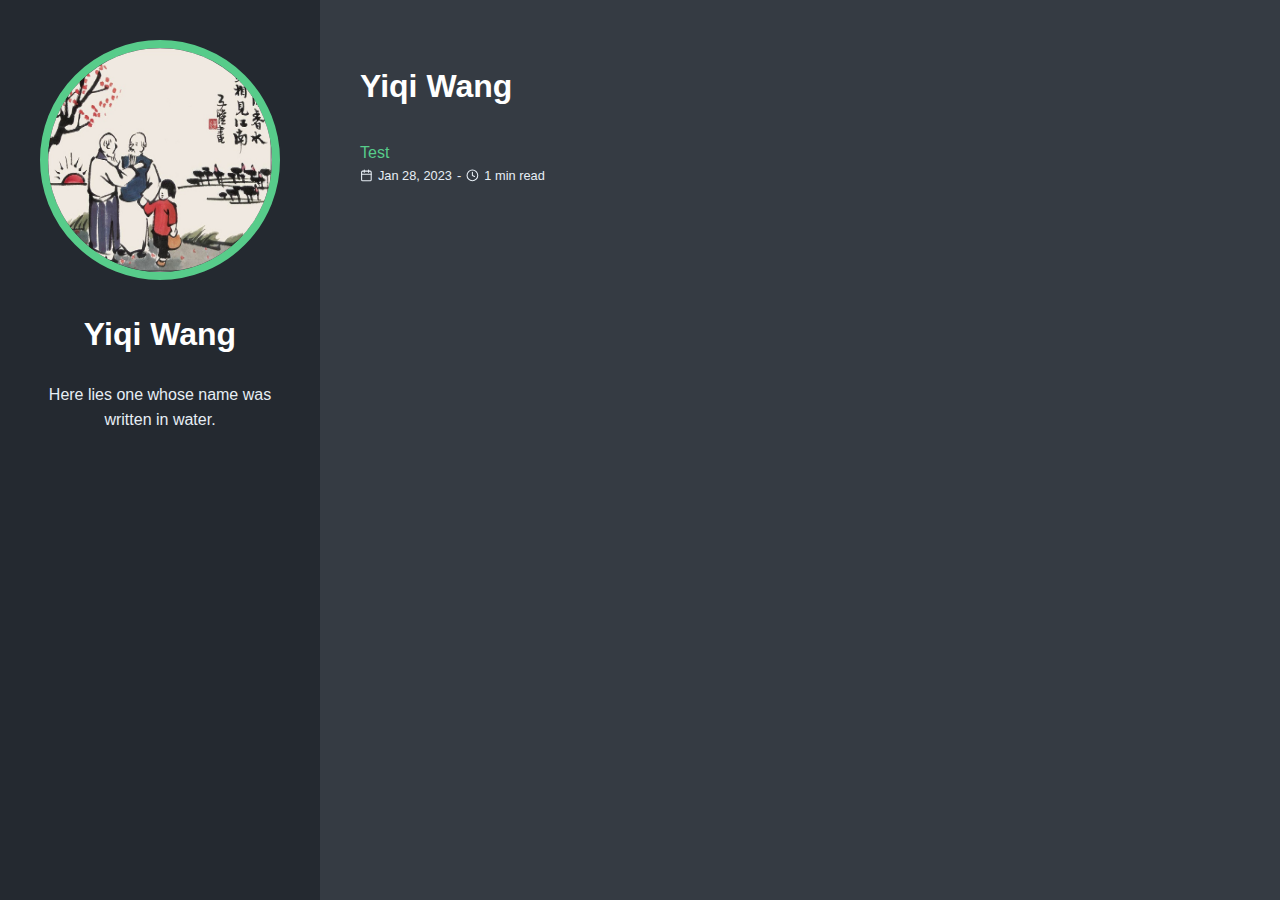
<file: index.html>
<!doctype html>
<html lang="zh-cn">
  <head>
    <title>Yiqi Wang</title>
    <link rel="shortcut icon" href="/favicon.ico" />
    <meta charset="utf-8" />
    <meta name="generator" content="Hugo 0.110.0">
    <meta name="viewport" content="width=device-width, initial-scale=1" />
    <meta name="author" content="Yiqi Wang" />
    <meta name="description" content="Here lies one whose name was written in water." />
    <link rel="stylesheet" href="/css/main.min.9123a688b62c45d0693db336b333b2fc6ce4e0d56b04439416fb6051fbc38a93.css" />

    
    <meta name="twitter:card" content="summary"/>
<meta name="twitter:title" content="Yiqi Wang"/>
<meta name="twitter:description" content="Here lies one whose name was written in water."/>

    <meta property="og:title" content="Yiqi Wang" />
<meta property="og:description" content="Here lies one whose name was written in water." />
<meta property="og:type" content="website" />
<meta property="og:url" content="https://wangyiqihandsome.github.io/" />


  </head>
  <body>
    <header class="app-header">
      <a href="https://wangyiqihandsome.github.io"><img class="app-header-avatar" src="/img/20170325094902_8396.jpg" alt="Yiqi Wang" /></a>
      <span class="app-header-title">Yiqi Wang</span>
      <p>Here lies one whose name was written in water.</p>
    </header>
    <main class="app-container">
      
  <article>
    <h1>Yiqi Wang</h1>
    <ul class="posts-list">
      
        <li class="posts-list-item">
          <a class="posts-list-item-title" href="https://wangyiqihandsome.github.io/post/test/">Test</a>
          <span class="posts-list-item-description">
            <svg viewBox="0 0 24 24" fill="none" stroke="currentColor" stroke-width="2" stroke-linecap="round" stroke-linejoin="round" class="icon icon-calendar">
  <title>calendar</title>
  <rect x="3" y="4" width="18" height="18" rx="2" ry="2"></rect><line x1="16" y1="2" x2="16" y2="6"></line><line x1="8" y1="2" x2="8" y2="6"></line><line x1="3" y1="10" x2="21" y2="10"></line>
</svg>
            Jan 28, 2023
            <span class="posts-list-item-separator">-</span>
            <svg viewBox="0 0 24 24" fill="none" stroke="currentColor" stroke-width="2" stroke-linecap="round" stroke-linejoin="round" class="icon icon-clock">
  <title>clock</title>
  <circle cx="12" cy="12" r="10"></circle><polyline points="12 6 12 12 16 14"></polyline>
</svg>
            1 min read
          </span>
        </li>
      
    </ul>
    



  </article>

    </main>
  </body>
</html>
</file>
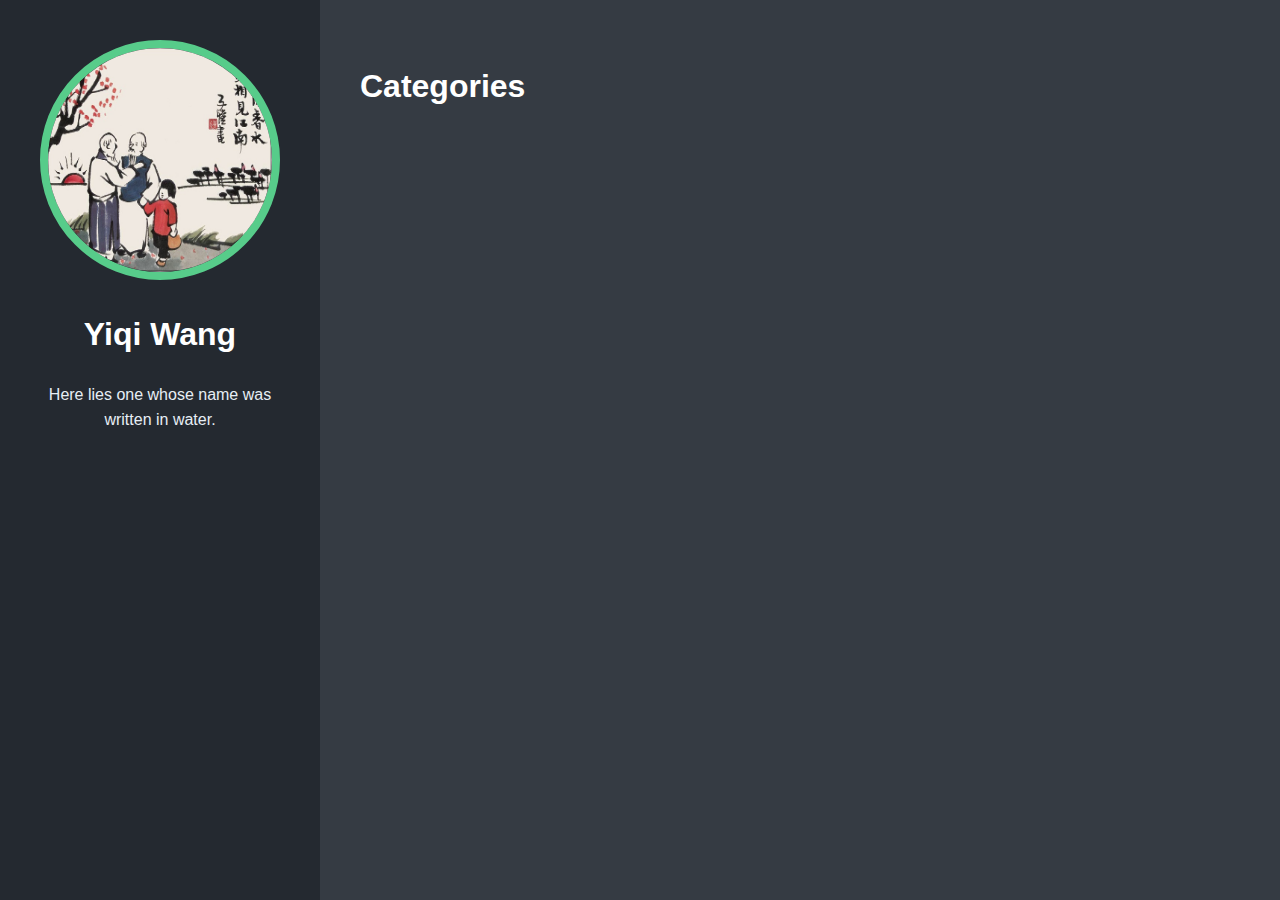
<file: categories/index.html>
<!doctype html>
<html lang="zh-cn">
  <head>
    <title>Categories // Yiqi Wang</title>
    <link rel="shortcut icon" href="/favicon.ico" />
    <meta charset="utf-8" />
    <meta name="generator" content="Hugo 0.110.0">
    <meta name="viewport" content="width=device-width, initial-scale=1" />
    <meta name="author" content="Yiqi Wang" />
    <meta name="description" content="" />
    <link rel="stylesheet" href="/css/main.min.9123a688b62c45d0693db336b333b2fc6ce4e0d56b04439416fb6051fbc38a93.css" />

    
    <meta name="twitter:card" content="summary"/>
<meta name="twitter:title" content="Categories"/>
<meta name="twitter:description" content="Here lies one whose name was written in water."/>

    <meta property="og:title" content="Categories" />
<meta property="og:description" content="Here lies one whose name was written in water." />
<meta property="og:type" content="website" />
<meta property="og:url" content="https://wangyiqihandsome.github.io/categories/" />


  </head>
  <body>
    <header class="app-header">
      <a href="https://wangyiqihandsome.github.io"><img class="app-header-avatar" src="/img/20170325094902_8396.jpg" alt="Yiqi Wang" /></a>
      <span class="app-header-title">Yiqi Wang</span>
      <p>Here lies one whose name was written in water.</p>
    </header>
    <main class="app-container">
      
  <article>
    <h1>Categories</h1>
    <ul class="tags-list">
      
    </ul>
  </article>

    </main>
  </body>
</html>
</file>
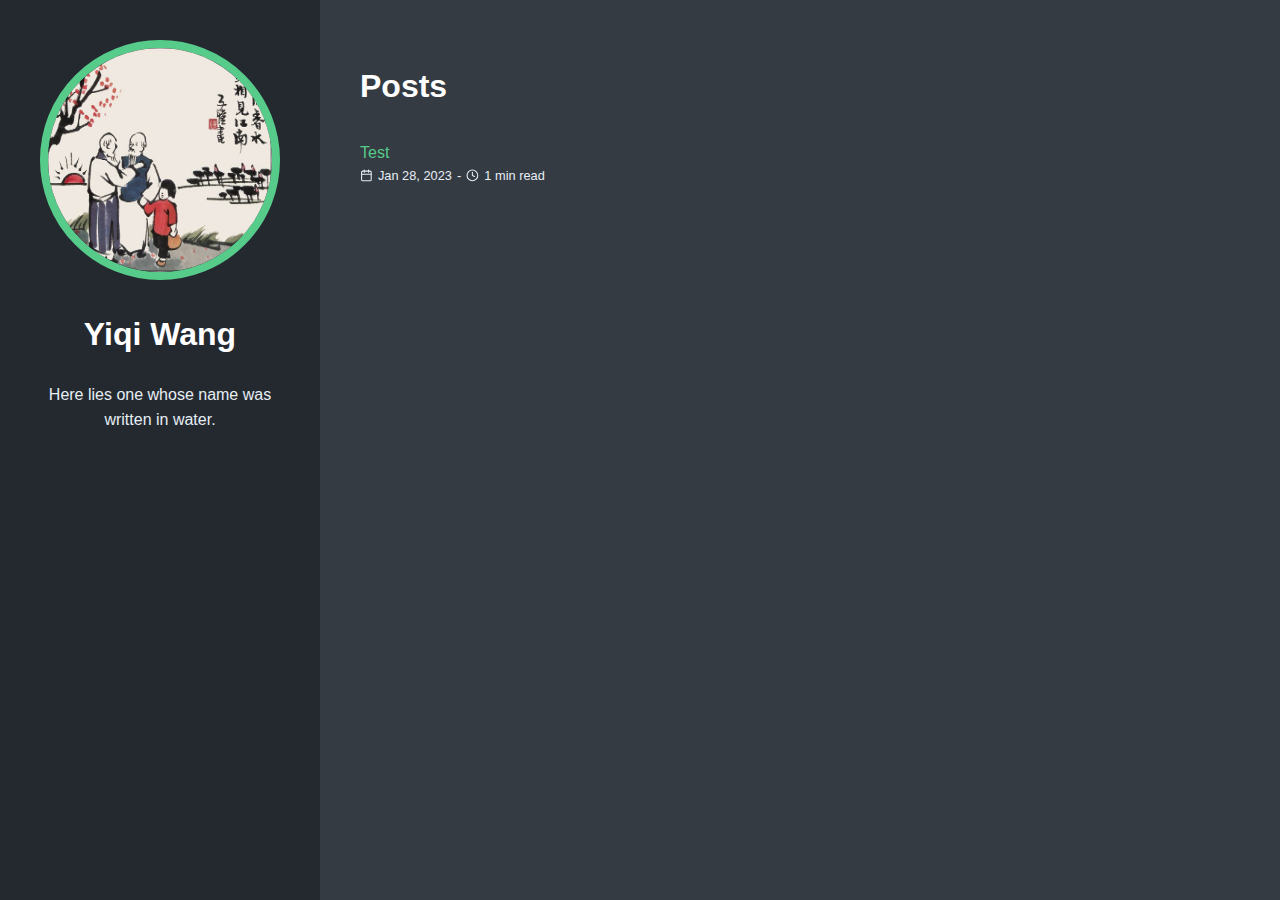
<file: post/index.html>
<!doctype html>
<html lang="zh-cn">
  <head>
    <title>Posts // Yiqi Wang</title>
    <link rel="shortcut icon" href="/favicon.ico" />
    <meta charset="utf-8" />
    <meta name="generator" content="Hugo 0.110.0">
    <meta name="viewport" content="width=device-width, initial-scale=1" />
    <meta name="author" content="Yiqi Wang" />
    <meta name="description" content="" />
    <link rel="stylesheet" href="/css/main.min.9123a688b62c45d0693db336b333b2fc6ce4e0d56b04439416fb6051fbc38a93.css" />

    
    <meta name="twitter:card" content="summary"/>
<meta name="twitter:title" content="Posts"/>
<meta name="twitter:description" content="Here lies one whose name was written in water."/>

    <meta property="og:title" content="Posts" />
<meta property="og:description" content="Here lies one whose name was written in water." />
<meta property="og:type" content="website" />
<meta property="og:url" content="https://wangyiqihandsome.github.io/post/" />


  </head>
  <body>
    <header class="app-header">
      <a href="https://wangyiqihandsome.github.io"><img class="app-header-avatar" src="/img/20170325094902_8396.jpg" alt="Yiqi Wang" /></a>
      <span class="app-header-title">Yiqi Wang</span>
      <p>Here lies one whose name was written in water.</p>
    </header>
    <main class="app-container">
      
  <article>
    <h1>Posts</h1>
    <ul class="posts-list">
      
        <li class="posts-list-item">
          <a class="posts-list-item-title" href="https://wangyiqihandsome.github.io/post/test/">Test</a>
          <span class="posts-list-item-description">
            <svg viewBox="0 0 24 24" fill="none" stroke="currentColor" stroke-width="2" stroke-linecap="round" stroke-linejoin="round" class="icon icon-calendar">
  <title>calendar</title>
  <rect x="3" y="4" width="18" height="18" rx="2" ry="2"></rect><line x1="16" y1="2" x2="16" y2="6"></line><line x1="8" y1="2" x2="8" y2="6"></line><line x1="3" y1="10" x2="21" y2="10"></line>
</svg>
            Jan 28, 2023
            <span class="posts-list-item-separator">-</span>
            <svg viewBox="0 0 24 24" fill="none" stroke="currentColor" stroke-width="2" stroke-linecap="round" stroke-linejoin="round" class="icon icon-clock">
  <title>clock</title>
  <circle cx="12" cy="12" r="10"></circle><polyline points="12 6 12 12 16 14"></polyline>
</svg>
            1 min read
          </span>
        </li>
      
    </ul>
    



  </article>

    </main>
  </body>
</html>
</file>
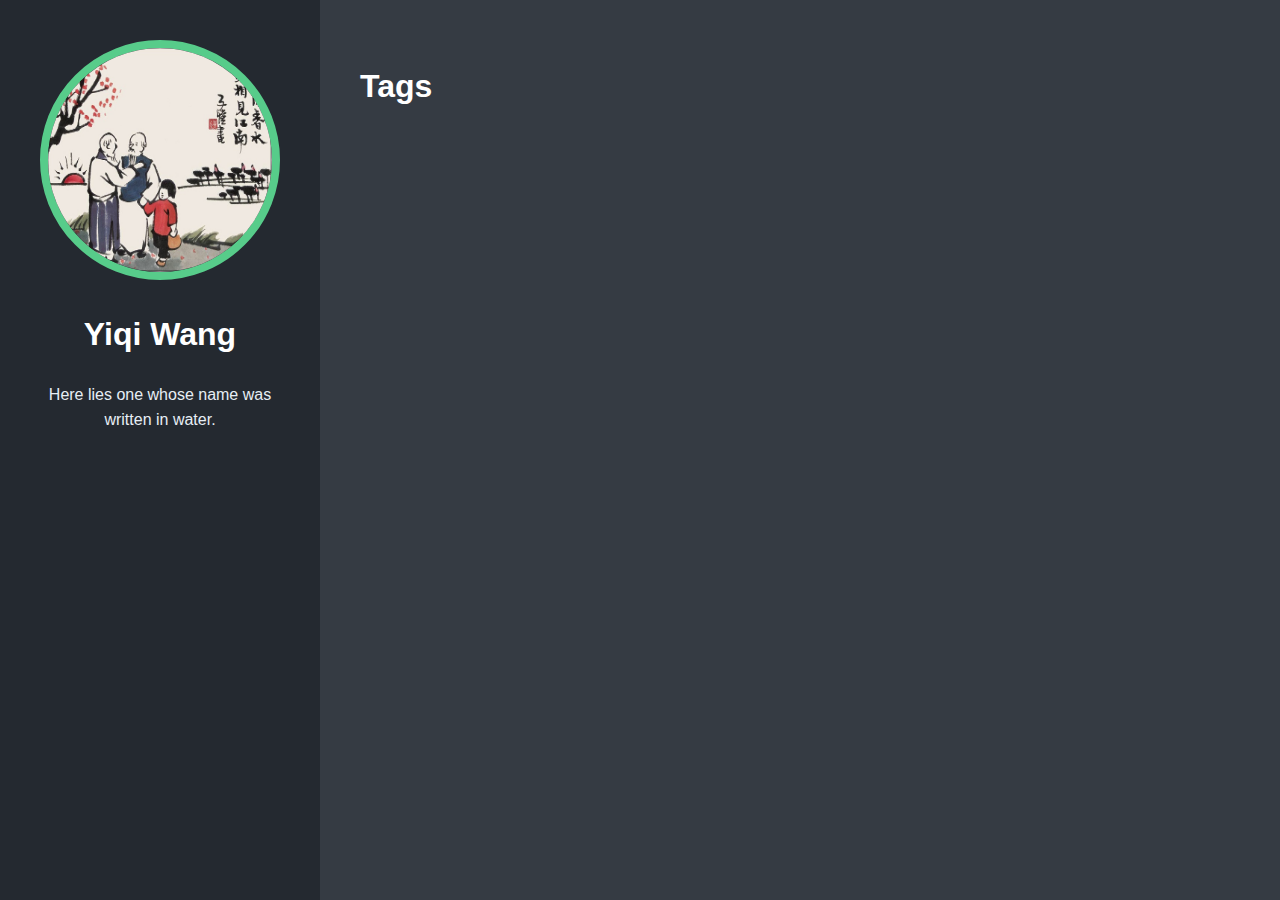
<file: tags/index.html>
<!doctype html>
<html lang="zh-cn">
  <head>
    <title>Tags // Yiqi Wang</title>
    <link rel="shortcut icon" href="/favicon.ico" />
    <meta charset="utf-8" />
    <meta name="generator" content="Hugo 0.110.0">
    <meta name="viewport" content="width=device-width, initial-scale=1" />
    <meta name="author" content="Yiqi Wang" />
    <meta name="description" content="" />
    <link rel="stylesheet" href="/css/main.min.9123a688b62c45d0693db336b333b2fc6ce4e0d56b04439416fb6051fbc38a93.css" />

    
    <meta name="twitter:card" content="summary"/>
<meta name="twitter:title" content="Tags"/>
<meta name="twitter:description" content="Here lies one whose name was written in water."/>

    <meta property="og:title" content="Tags" />
<meta property="og:description" content="Here lies one whose name was written in water." />
<meta property="og:type" content="website" />
<meta property="og:url" content="https://wangyiqihandsome.github.io/tags/" />


  </head>
  <body>
    <header class="app-header">
      <a href="https://wangyiqihandsome.github.io"><img class="app-header-avatar" src="/img/20170325094902_8396.jpg" alt="Yiqi Wang" /></a>
      <span class="app-header-title">Yiqi Wang</span>
      <p>Here lies one whose name was written in water.</p>
    </header>
    <main class="app-container">
      
  <article>
    <h1>Tags</h1>
    <ul class="tags-list">
      
    </ul>
  </article>

    </main>
  </body>
</html>
</file>
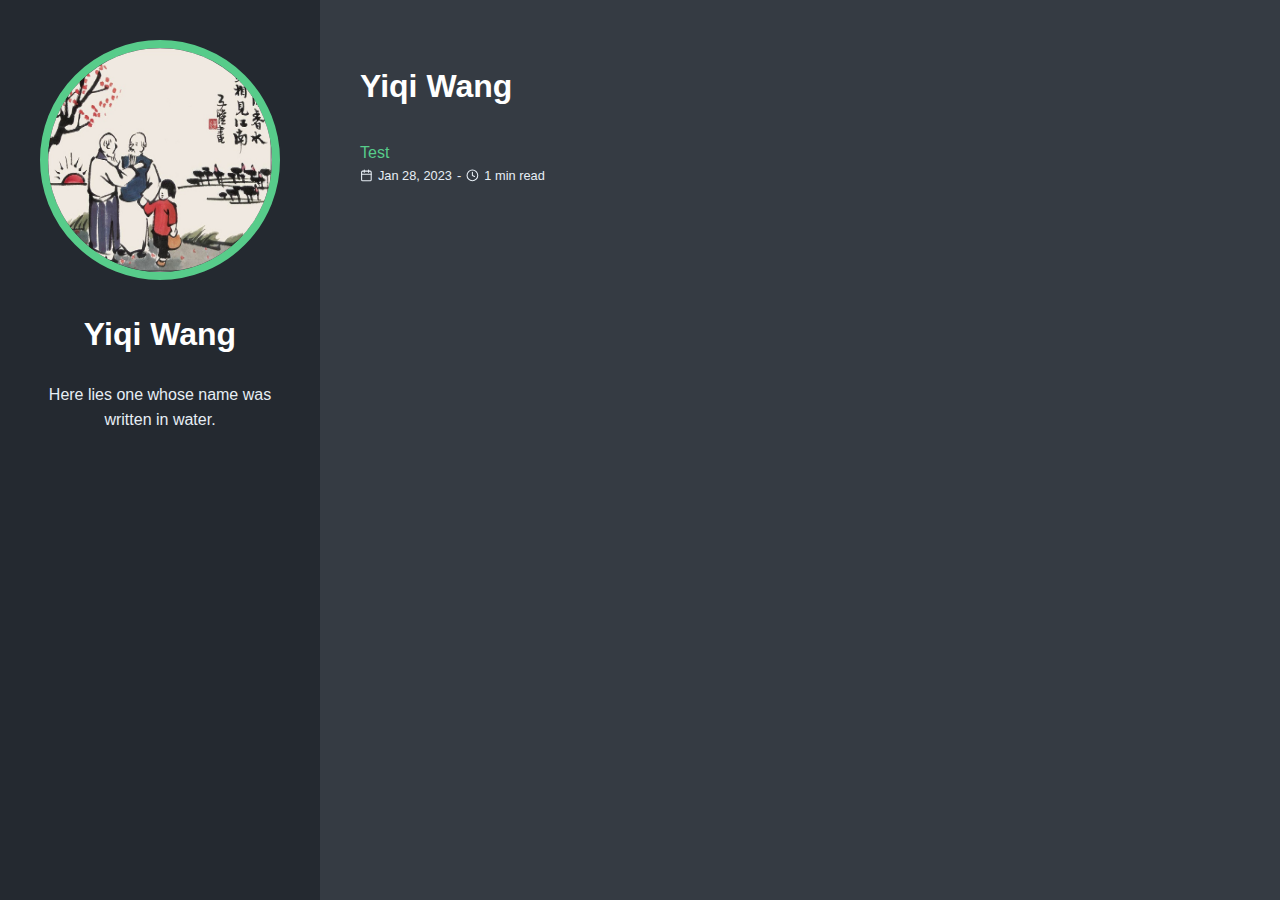
<file: page/1/index.html>
<!DOCTYPE html>
<html lang="zh-cn">
  <head>
    <title>https://wangyiqihandsome.github.io/</title>
    <link rel="canonical" href="https://wangyiqihandsome.github.io/">
    <meta name="robots" content="noindex">
    <meta charset="utf-8">
    <meta http-equiv="refresh" content="0; url=https://wangyiqihandsome.github.io/">
  </head>
</html>
</file>
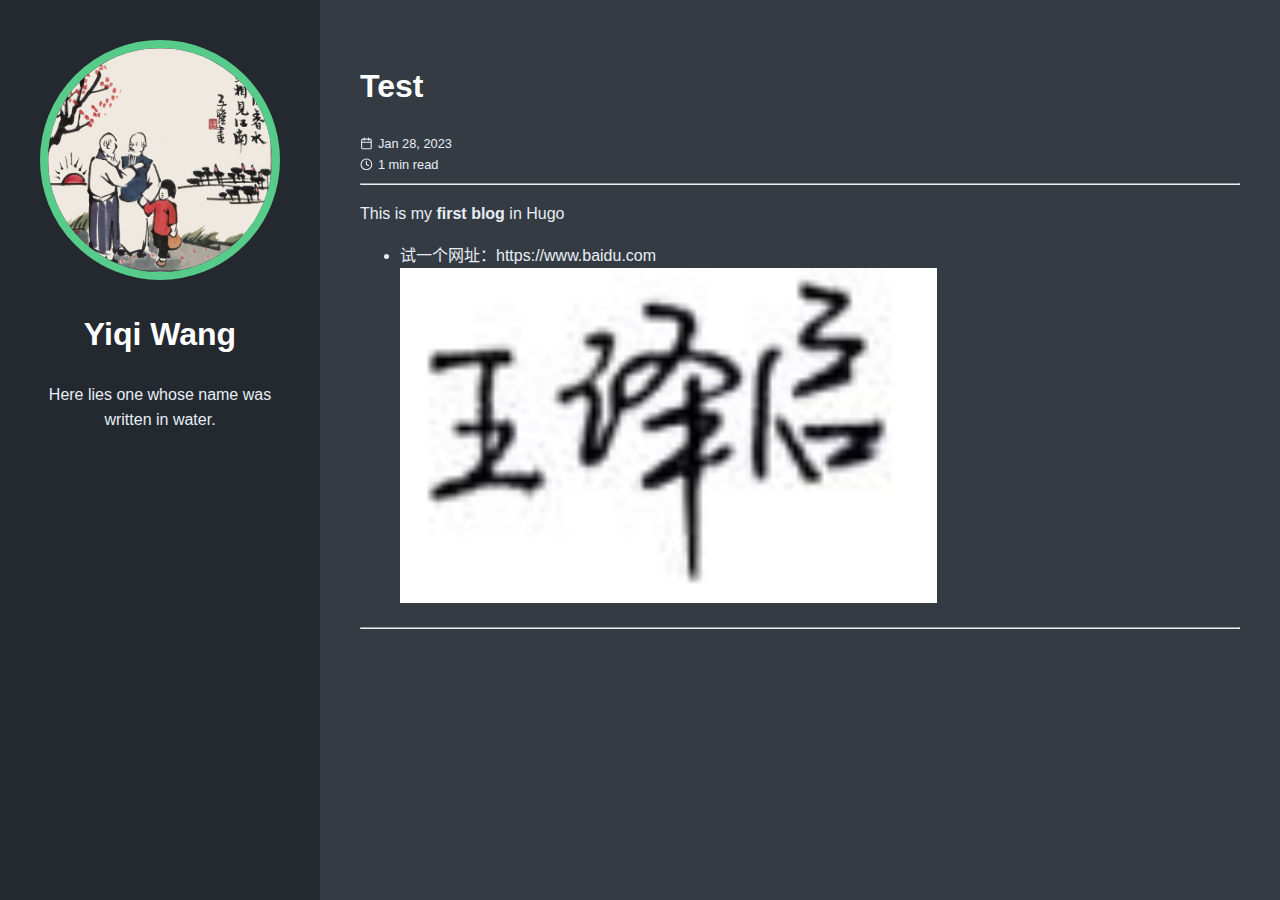
<file: post/test/index.html>
<!doctype html>
<html lang="zh-cn">
  <head>
    <title>Test // Yiqi Wang</title>
    <link rel="shortcut icon" href="/favicon.ico" />
    <meta charset="utf-8" />
    <meta name="generator" content="Hugo 0.110.0">
    <meta name="viewport" content="width=device-width, initial-scale=1" />
    <meta name="author" content="Yiqi Wang" />
    <meta name="description" content="" />
    <link rel="stylesheet" href="/css/main.min.9123a688b62c45d0693db336b333b2fc6ce4e0d56b04439416fb6051fbc38a93.css" />

    
    <meta name="twitter:card" content="summary"/>
<meta name="twitter:title" content="Test"/>
<meta name="twitter:description" content="This is my first blog in Hugo
试一个网址：https://www.baidu.com"/>

    <meta property="og:title" content="Test" />
<meta property="og:description" content="This is my first blog in Hugo
试一个网址：https://www.baidu.com" />
<meta property="og:type" content="article" />
<meta property="og:url" content="https://wangyiqihandsome.github.io/post/test/" /><meta property="article:section" content="post" />
<meta property="article:published_time" content="2023-01-28T10:22:59+08:00" />
<meta property="article:modified_time" content="2023-01-28T10:22:59+08:00" />


  </head>
  <body>
    <header class="app-header">
      <a href="https://wangyiqihandsome.github.io"><img class="app-header-avatar" src="/img/20170325094902_8396.jpg" alt="Yiqi Wang" /></a>
      <span class="app-header-title">Yiqi Wang</span>
      <p>Here lies one whose name was written in water.</p>
    </header>
    <main class="app-container">
      
  <article class="post">
    <header class="post-header">
      <h1 class ="post-title">Test</h1>
      <div class="post-meta">
        <div>
          <svg viewBox="0 0 24 24" fill="none" stroke="currentColor" stroke-width="2" stroke-linecap="round" stroke-linejoin="round" class="icon icon-calendar">
  <title>calendar</title>
  <rect x="3" y="4" width="18" height="18" rx="2" ry="2"></rect><line x1="16" y1="2" x2="16" y2="6"></line><line x1="8" y1="2" x2="8" y2="6"></line><line x1="3" y1="10" x2="21" y2="10"></line>
</svg>
          Jan 28, 2023
        </div>
        <div>
          <svg viewBox="0 0 24 24" fill="none" stroke="currentColor" stroke-width="2" stroke-linecap="round" stroke-linejoin="round" class="icon icon-clock">
  <title>clock</title>
  <circle cx="12" cy="12" r="10"></circle><polyline points="12 6 12 12 16 14"></polyline>
</svg>
          1 min read
        </div>
      </div>
    </header>
    <div class="post-content">
      <hr>
<p>This is my <strong>first blog</strong> in Hugo</p>
<ul>
<li>试一个网址：https://www.baidu.com<br>
<img src="/img/signiature.png" alt="图片"></li>
</ul>
<hr>

    </div>
    <div class="post-footer">
      
    </div>
  </article>

    </main>
  </body>
</html>
</file>
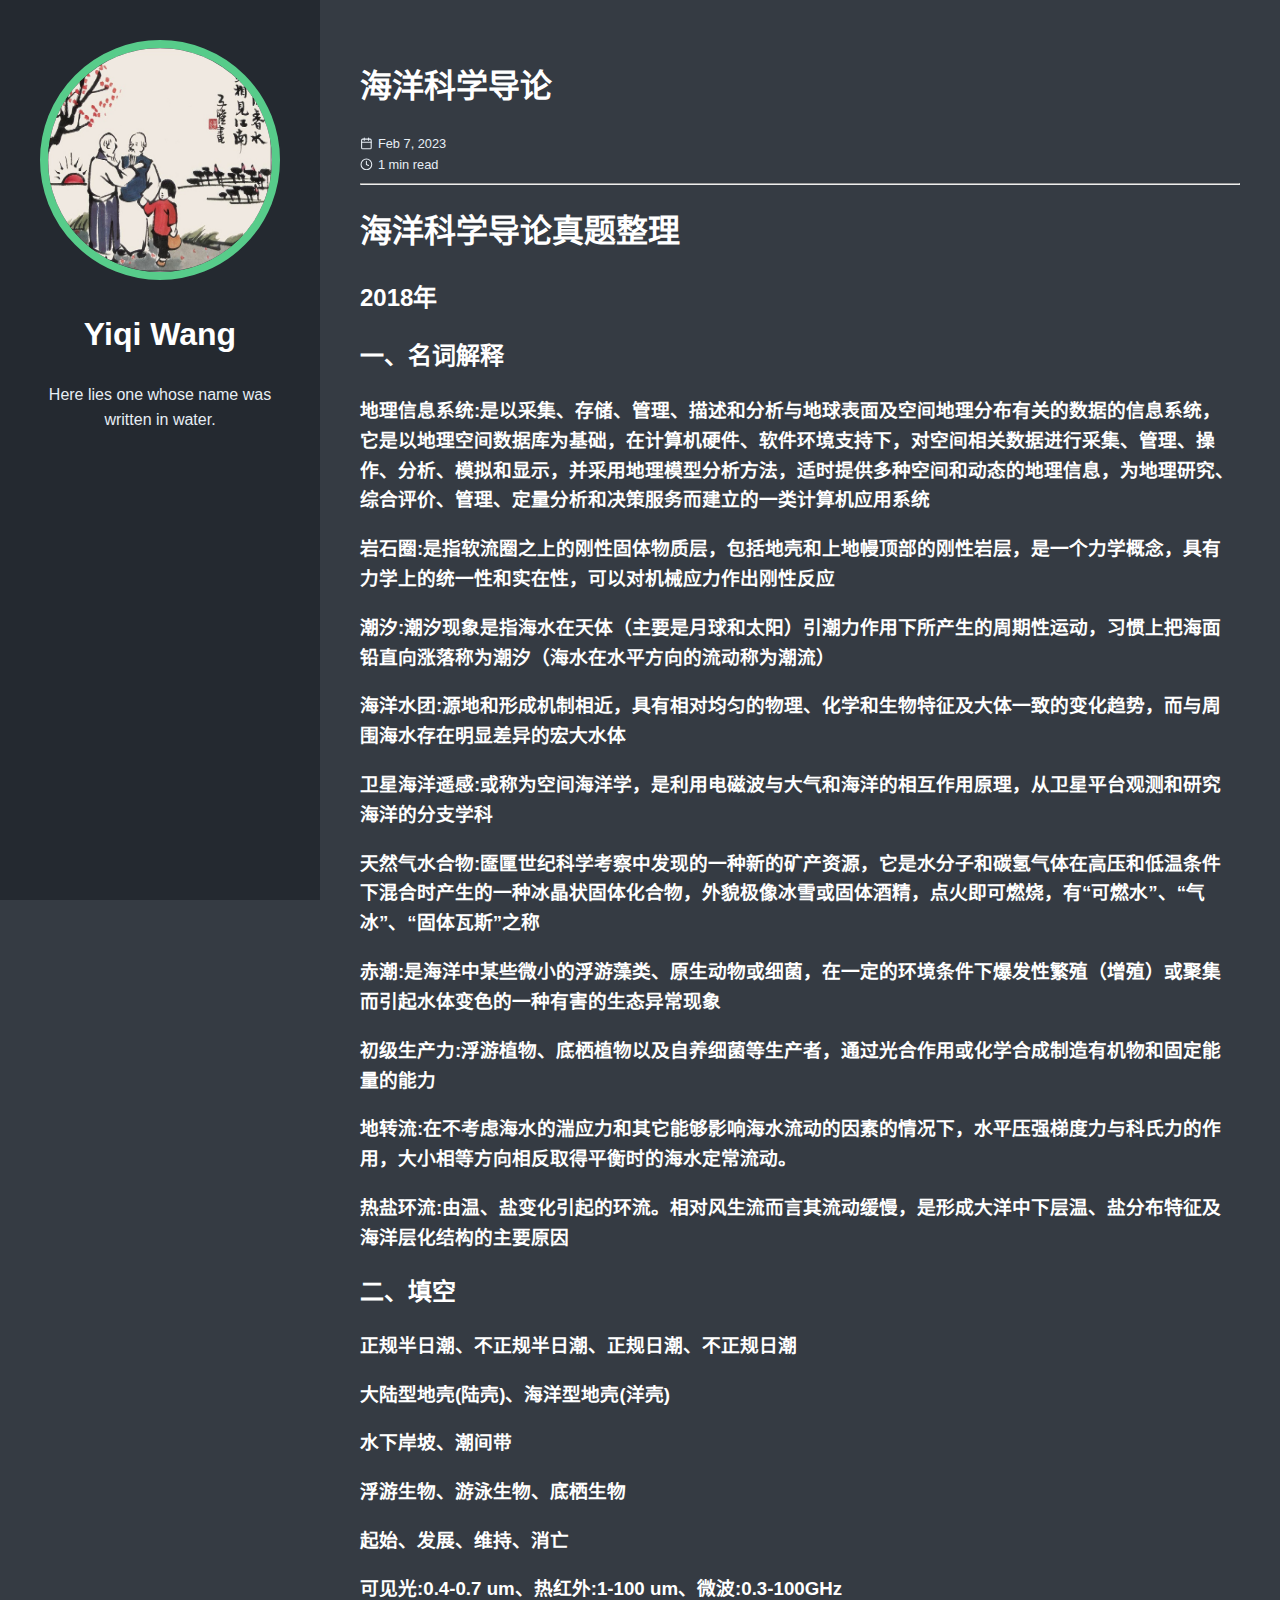
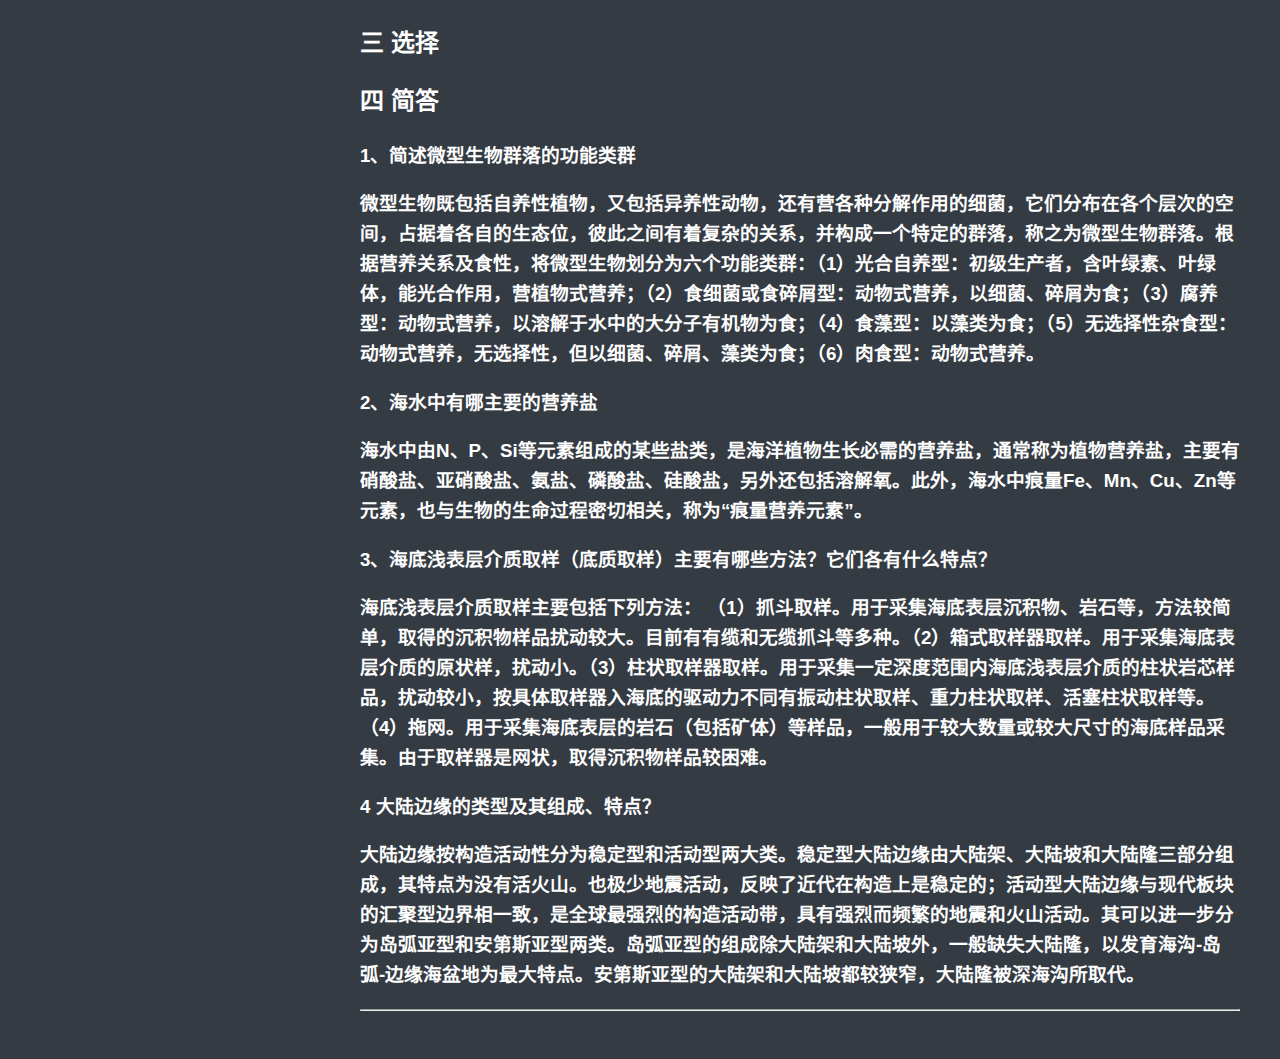
<file: post/wyq/index.html>
<!doctype html>
<html lang="zh-cn">
  <head>
    <title>海洋科学导论 // Yiqi Wang</title>
    <link rel="shortcut icon" href="/favicon.ico" />
    <meta charset="utf-8" />
    <meta name="generator" content="Hugo 0.110.0">
    <meta name="viewport" content="width=device-width, initial-scale=1" />
    <meta name="author" content="Yiqi Wang" />
    <meta name="description" content="" />
    <link rel="stylesheet" href="/css/main.min.9123a688b62c45d0693db336b333b2fc6ce4e0d56b04439416fb6051fbc38a93.css" />

    
    <meta name="twitter:card" content="summary"/>
<meta name="twitter:title" content="海洋科学导论"/>
<meta name="twitter:description" content=" 海洋科学导论真题整理 2018年 一、名词解释 地理信息系统:是以采集、存储、管理、描述和分析与地球表面及空间地理分布有关的数据的信息系统，它是以地理空间数据库为基础，在计算机硬件、软件环境支持下，对空间相关数据进行采集、管理、操作、分析、模拟和显示，并采用地理模型分析方法，适时提供多种空间和动态的地理信息，为地理研究、综合评价、管理、定量分析和决策服务而建立的一类计算机应用系统 岩石圈:是指软流圈之上的刚性固体物质层，包括地壳和上地幔顶部的刚性岩层，是一个力学概念，具有力学上的统一性和实在性，可以对机械应力作出刚性反应 潮汐:潮汐现象是指海水在天体（主要是月球和太阳）引潮力作用下所产生的周期性运动，习惯上把海面铅直向涨落称为潮汐（海水在水平方向的流动称为潮流） 海洋水团:源地和形成机制相近，具有相对均匀的物理、化学和生物特征及大体一致的变化趋势，而与周围海水存在明显差异的宏大水体 卫星海洋遥感:或称为空间海洋学，是利用电磁波与大气和海洋的相互作用原理，从卫星平台观测和研究海洋的分支学科 天然气水合物:匲匰世纪科学考察中发现的一种新的矿产资源，它是水分子和碳氢气体在高压和低温条件下混合时产生的一种冰晶状固体化合物，外貌极像冰雪或固体酒精，点火即可燃烧，有“可燃水”、“气冰”、“固体瓦斯”之称 赤潮:是海洋中某些微小的浮游藻类、原生动物或细菌，在一定的环境条件下爆发性繁殖（增殖）或聚集而引起水体变色的一种有害的生态异常现象 初级生产力:浮游植物、底栖植物以及自养细菌等生产者，通过光合作用或化学合成制造有机物和固定能量的能力 地转流:在不考虑海水的湍应力和其它能够影响海水流动的因素的情况下，水平压强梯度力与科氏力的作用，大小相等方向相反取得平衡时的海水定常流动。 热盐环流:由温、盐变化引起的环流。相对风生流而言其流动缓慢，是形成大洋中下层温、盐分布特征及海洋层化结构的主要原因 二、填空 正规半日潮、不正规半日潮、正规日潮、不正规日潮 大陆型地壳(陆壳)、海洋型地壳(洋壳) 水下岸坡、潮间带 浮游生物、游泳生物、底栖生物 起始、发展、维持、消亡 可见光:0.4-0.7 um、热红外:1-100 um、微波:0.3-100GHz 三 选择 四 简答 1、简述微型生物群落的功能类群 微型生物既包括自养性植物，又包括异养性动物，还有营各种分解作用的细菌，它们分布在各个层次的空间，占据着各自的生态位，彼此之间有着复杂的关系，并构成一个特定的群落，称之为微型生物群落。根据营养关系及食性，将微型生物划分为六个功能类群：（1）光合自养型：初级生产者，含叶绿素、叶绿体，能光合作用，营植物式营养；（2）食细菌或食碎屑型：动物式营养，以细菌、碎屑为食；（3）腐养型：动物式营养，以溶解于水中的大分子有机物为食；（4）食藻型：以藻类为食；（5）无选择性杂食型：动物式营养，无选择性，但以细菌、碎屑、藻类为食；（6）肉食型：动物式营养。 2、海水中有哪主要的营养盐 海水中由N、P、Si等元素组成的某些盐类，是海洋植物生长必需的营养盐，通常称为植物营养盐，主要有硝酸盐、亚硝酸盐、氨盐、磷酸盐、硅酸盐，另外还包括溶解氧。此外，海水中痕量Fe、Mn、Cu、Zn等元素，也与生物的生命过程密切相关，称为“痕量营养元素”。 3、海底浅表层介质取样（底质取样）主要有哪些方法？它们各有什么特点？ 海底浅表层介质取样主要包括下列方法： （1）抓斗取样。用于采集海底表层沉积物、岩石等，方法较简单，取得的沉积物样品扰动较大。目前有有缆和无缆抓斗等多种。（2）箱式取样器取样。用于采集海底表层介质的原状样，扰动小。（3）柱状取样器取样。用于采集一定深度范围内海底浅表层介质的柱状岩芯样品，扰动较小，按具体取样器入海底的驱动力不同有振动柱状取样、重力柱状取样、活塞柱状取样等。（4）拖网。用于采集海底表层的岩石（包括矿体）等样品，一般用于较大数量或较大尺寸的海底样品采集。由于取样器是网状，取得沉积物样品较困难。 4 大陆边缘的类型及其组成、特点？ 大陆边缘按构造活动性分为稳定型和活动型两大类。稳定型大陆边缘由大陆架、大陆坡和大陆隆三部分组成，其特点为没有活火山。也极少地震活动，反映了近代在构造上是稳定的；活动型大陆边缘与现代板块的汇聚型边界相一致，是全球最强烈的构造活动带，具有强烈而频繁的地震和火山活动。其可以进一步分为岛弧亚型和安第斯亚型两类。岛弧亚型的组成除大陆架和大陆坡外，一般缺失大陆隆，以发育海沟-岛弧-边缘海盆地为最大特点。安第斯亚型的大陆架和大陆坡都较狭窄，大陆隆被深海沟所取代。 "/>

    <meta property="og:title" content="海洋科学导论" />
<meta property="og:description" content=" 海洋科学导论真题整理 2018年 一、名词解释 地理信息系统:是以采集、存储、管理、描述和分析与地球表面及空间地理分布有关的数据的信息系统，它是以地理空间数据库为基础，在计算机硬件、软件环境支持下，对空间相关数据进行采集、管理、操作、分析、模拟和显示，并采用地理模型分析方法，适时提供多种空间和动态的地理信息，为地理研究、综合评价、管理、定量分析和决策服务而建立的一类计算机应用系统 岩石圈:是指软流圈之上的刚性固体物质层，包括地壳和上地幔顶部的刚性岩层，是一个力学概念，具有力学上的统一性和实在性，可以对机械应力作出刚性反应 潮汐:潮汐现象是指海水在天体（主要是月球和太阳）引潮力作用下所产生的周期性运动，习惯上把海面铅直向涨落称为潮汐（海水在水平方向的流动称为潮流） 海洋水团:源地和形成机制相近，具有相对均匀的物理、化学和生物特征及大体一致的变化趋势，而与周围海水存在明显差异的宏大水体 卫星海洋遥感:或称为空间海洋学，是利用电磁波与大气和海洋的相互作用原理，从卫星平台观测和研究海洋的分支学科 天然气水合物:匲匰世纪科学考察中发现的一种新的矿产资源，它是水分子和碳氢气体在高压和低温条件下混合时产生的一种冰晶状固体化合物，外貌极像冰雪或固体酒精，点火即可燃烧，有“可燃水”、“气冰”、“固体瓦斯”之称 赤潮:是海洋中某些微小的浮游藻类、原生动物或细菌，在一定的环境条件下爆发性繁殖（增殖）或聚集而引起水体变色的一种有害的生态异常现象 初级生产力:浮游植物、底栖植物以及自养细菌等生产者，通过光合作用或化学合成制造有机物和固定能量的能力 地转流:在不考虑海水的湍应力和其它能够影响海水流动的因素的情况下，水平压强梯度力与科氏力的作用，大小相等方向相反取得平衡时的海水定常流动。 热盐环流:由温、盐变化引起的环流。相对风生流而言其流动缓慢，是形成大洋中下层温、盐分布特征及海洋层化结构的主要原因 二、填空 正规半日潮、不正规半日潮、正规日潮、不正规日潮 大陆型地壳(陆壳)、海洋型地壳(洋壳) 水下岸坡、潮间带 浮游生物、游泳生物、底栖生物 起始、发展、维持、消亡 可见光:0.4-0.7 um、热红外:1-100 um、微波:0.3-100GHz 三 选择 四 简答 1、简述微型生物群落的功能类群 微型生物既包括自养性植物，又包括异养性动物，还有营各种分解作用的细菌，它们分布在各个层次的空间，占据着各自的生态位，彼此之间有着复杂的关系，并构成一个特定的群落，称之为微型生物群落。根据营养关系及食性，将微型生物划分为六个功能类群：（1）光合自养型：初级生产者，含叶绿素、叶绿体，能光合作用，营植物式营养；（2）食细菌或食碎屑型：动物式营养，以细菌、碎屑为食；（3）腐养型：动物式营养，以溶解于水中的大分子有机物为食；（4）食藻型：以藻类为食；（5）无选择性杂食型：动物式营养，无选择性，但以细菌、碎屑、藻类为食；（6）肉食型：动物式营养。 2、海水中有哪主要的营养盐 海水中由N、P、Si等元素组成的某些盐类，是海洋植物生长必需的营养盐，通常称为植物营养盐，主要有硝酸盐、亚硝酸盐、氨盐、磷酸盐、硅酸盐，另外还包括溶解氧。此外，海水中痕量Fe、Mn、Cu、Zn等元素，也与生物的生命过程密切相关，称为“痕量营养元素”。 3、海底浅表层介质取样（底质取样）主要有哪些方法？它们各有什么特点？ 海底浅表层介质取样主要包括下列方法： （1）抓斗取样。用于采集海底表层沉积物、岩石等，方法较简单，取得的沉积物样品扰动较大。目前有有缆和无缆抓斗等多种。（2）箱式取样器取样。用于采集海底表层介质的原状样，扰动小。（3）柱状取样器取样。用于采集一定深度范围内海底浅表层介质的柱状岩芯样品，扰动较小，按具体取样器入海底的驱动力不同有振动柱状取样、重力柱状取样、活塞柱状取样等。（4）拖网。用于采集海底表层的岩石（包括矿体）等样品，一般用于较大数量或较大尺寸的海底样品采集。由于取样器是网状，取得沉积物样品较困难。 4 大陆边缘的类型及其组成、特点？ 大陆边缘按构造活动性分为稳定型和活动型两大类。稳定型大陆边缘由大陆架、大陆坡和大陆隆三部分组成，其特点为没有活火山。也极少地震活动，反映了近代在构造上是稳定的；活动型大陆边缘与现代板块的汇聚型边界相一致，是全球最强烈的构造活动带，具有强烈而频繁的地震和火山活动。其可以进一步分为岛弧亚型和安第斯亚型两类。岛弧亚型的组成除大陆架和大陆坡外，一般缺失大陆隆，以发育海沟-岛弧-边缘海盆地为最大特点。安第斯亚型的大陆架和大陆坡都较狭窄，大陆隆被深海沟所取代。 " />
<meta property="og:type" content="article" />
<meta property="og:url" content="https://wangyiqihandsome.github.io/post/wyq/" /><meta property="article:section" content="post" />
<meta property="article:published_time" content="2023-02-07T10:22:59+08:00" />
<meta property="article:modified_time" content="2023-02-07T10:22:59+08:00" />


  </head>
  <body>
    <header class="app-header">
      <a href="https://wangyiqihandsome.github.io"><img class="app-header-avatar" src="/img/20170325094902_8396.jpg" alt="Yiqi Wang" /></a>
      <span class="app-header-title">Yiqi Wang</span>
      <p>Here lies one whose name was written in water.</p>
    </header>
    <main class="app-container">
      
  <article class="post">
    <header class="post-header">
      <h1 class ="post-title">海洋科学导论</h1>
      <div class="post-meta">
        <div>
          <svg viewBox="0 0 24 24" fill="none" stroke="currentColor" stroke-width="2" stroke-linecap="round" stroke-linejoin="round" class="icon icon-calendar">
  <title>calendar</title>
  <rect x="3" y="4" width="18" height="18" rx="2" ry="2"></rect><line x1="16" y1="2" x2="16" y2="6"></line><line x1="8" y1="2" x2="8" y2="6"></line><line x1="3" y1="10" x2="21" y2="10"></line>
</svg>
          Feb 7, 2023
        </div>
        <div>
          <svg viewBox="0 0 24 24" fill="none" stroke="currentColor" stroke-width="2" stroke-linecap="round" stroke-linejoin="round" class="icon icon-clock">
  <title>clock</title>
  <circle cx="12" cy="12" r="10"></circle><polyline points="12 6 12 12 16 14"></polyline>
</svg>
          1 min read
        </div>
      </div>
    </header>
    <div class="post-content">
      <hr>
<h1 id="海洋科学导论真题整理">海洋科学导论真题整理</h1>
<h2 id="2018年">2018年</h2>
<h2 id="一名词解释br">一、名词解释<!-- raw HTML omitted --></h2>
<h3 id="地理信息系统是以采集存储管理描述和分析与地球表面及空间地理分布有关的数据的信息系统它是以地理空间数据库为基础在计算机硬件软件环境支持下对空间相关数据进行采集管理操作分析模拟和显示并采用地理模型分析方法适时提供多种空间和动态的地理信息为地理研究综合评价管理定量分析和决策服务而建立的一类计算机应用系统">地理信息系统:是以采集、存储、管理、描述和分析与地球表面及空间地理分布有关的数据的信息系统，它是以地理空间数据库为基础，在计算机硬件、软件环境支持下，对空间相关数据进行采集、管理、操作、分析、模拟和显示，并采用地理模型分析方法，适时提供多种空间和动态的地理信息，为地理研究、综合评价、管理、定量分析和决策服务而建立的一类计算机应用系统</h3>
<h3 id="岩石圈是指软流圈之上的刚性固体物质层包括地壳和上地幔顶部的刚性岩层是一个力学概念具有力学上的统一性和实在性可以对机械应力作出刚性反应">岩石圈:是指软流圈之上的刚性固体物质层，包括地壳和上地幔顶部的刚性岩层，是一个力学概念，具有力学上的统一性和实在性，可以对机械应力作出刚性反应</h3>
<h3 id="潮汐潮汐现象是指海水在天体主要是月球和太阳引潮力作用下所产生的周期性运动习惯上把海面铅直向涨落称为潮汐海水在水平方向的流动称为潮流">潮汐:潮汐现象是指海水在天体（主要是月球和太阳）引潮力作用下所产生的周期性运动，习惯上把海面铅直向涨落称为潮汐（海水在水平方向的流动称为潮流）</h3>
<h3 id="海洋水团源地和形成机制相近具有相对均匀的物理化学和生物特征及大体一致的变化趋势而与周围海水存在明显差异的宏大水体">海洋水团:源地和形成机制相近，具有相对均匀的物理、化学和生物特征及大体一致的变化趋势，而与周围海水存在明显差异的宏大水体</h3>
<h3 id="卫星海洋遥感或称为空间海洋学是利用电磁波与大气和海洋的相互作用原理从卫星平台观测和研究海洋的分支学科">卫星海洋遥感:或称为空间海洋学，是利用电磁波与大气和海洋的相互作用原理，从卫星平台观测和研究海洋的分支学科</h3>
<h3 id="天然气水合物匲匰世纪科学考察中发现的一种新的矿产资源它是水分子和碳氢气体在高压和低温条件下混合时产生的一种冰晶状固体化合物外貌极像冰雪或固体酒精点火即可燃烧有可燃水气冰固体瓦斯之称">天然气水合物:匲匰世纪科学考察中发现的一种新的矿产资源，它是水分子和碳氢气体在高压和低温条件下混合时产生的一种冰晶状固体化合物，外貌极像冰雪或固体酒精，点火即可燃烧，有“可燃水”、“气冰”、“固体瓦斯”之称</h3>
<h3 id="赤潮是海洋中某些微小的浮游藻类原生动物或细菌在一定的环境条件下爆发性繁殖增殖或聚集而引起水体变色的一种有害的生态异常现象">赤潮:是海洋中某些微小的浮游藻类、原生动物或细菌，在一定的环境条件下爆发性繁殖（增殖）或聚集而引起水体变色的一种有害的生态异常现象</h3>
<h3 id="初级生产力浮游植物底栖植物以及自养细菌等生产者通过光合作用或化学合成制造有机物和固定能量的能力">初级生产力:浮游植物、底栖植物以及自养细菌等生产者，通过光合作用或化学合成制造有机物和固定能量的能力</h3>
<h3 id="地转流在不考虑海水的湍应力和其它能够影响海水流动的因素的情况下水平压强梯度力与科氏力的作用大小相等方向相反取得平衡时的海水定常流动">地转流:在不考虑海水的湍应力和其它能够影响海水流动的因素的情况下，水平压强梯度力与科氏力的作用，大小相等方向相反取得平衡时的海水定常流动。</h3>
<h3 id="热盐环流由温盐变化引起的环流相对风生流而言其流动缓慢是形成大洋中下层温盐分布特征及海洋层化结构的主要原因">热盐环流:由温、盐变化引起的环流。相对风生流而言其流动缓慢，是形成大洋中下层温、盐分布特征及海洋层化结构的主要原因</h3>
<h2 id="二填空br">二、填空<!-- raw HTML omitted --></h2>
<h3 id="正规半日潮不正规半日潮正规日潮不正规日潮">正规半日潮、不正规半日潮、正规日潮、不正规日潮</h3>
<h3 id="大陆型地壳陆壳海洋型地壳洋壳">大陆型地壳(陆壳)、海洋型地壳(洋壳)</h3>
<h3 id="水下岸坡潮间带">水下岸坡、潮间带</h3>
<h3 id="浮游生物游泳生物底栖生物">浮游生物、游泳生物、底栖生物</h3>
<h3 id="起始发展维持消亡">起始、发展、维持、消亡</h3>
<h3 id="可见光04-07-um热红外1-100-um微波03-100ghz">可见光:0.4-0.7 um、热红外:1-100 um、微波:0.3-100GHz</h3>
<h2 id="三-选择">三 选择</h2>
<h2 id="四-简答">四 简答</h2>
<h3 id="1简述微型生物群落的功能类群">1、简述微型生物群落的功能类群</h3>
<h3 id="微型生物既包括自养性植物又包括异养性动物还有营各种分解作用的细菌它们分布在各个层次的空间占据着各自的生态位彼此之间有着复杂的关系并构成一个特定的群落称之为微型生物群落根据营养关系及食性将微型生物划分为六个功能类群1光合自养型初级生产者含叶绿素叶绿体能光合作用营植物式营养2食细菌或食碎屑型动物式营养以细菌碎屑为食3腐养型动物式营养以溶解于水中的大分子有机物为食4食藻型以藻类为食5无选择性杂食型动物式营养无选择性但以细菌碎屑藻类为食6肉食型动物式营养">微型生物既包括自养性植物，又包括异养性动物，还有营各种分解作用的细菌，它们分布在各个层次的空间，占据着各自的生态位，彼此之间有着复杂的关系，并构成一个特定的群落，称之为微型生物群落。根据营养关系及食性，将微型生物划分为六个功能类群：（1）光合自养型：初级生产者，含叶绿素、叶绿体，能光合作用，营植物式营养；（2）食细菌或食碎屑型：动物式营养，以细菌、碎屑为食；（3）腐养型：动物式营养，以溶解于水中的大分子有机物为食；（4）食藻型：以藻类为食；（5）无选择性杂食型：动物式营养，无选择性，但以细菌、碎屑、藻类为食；（6）肉食型：动物式营养。</h3>
<h3 id="2海水中有哪主要的营养盐">2、海水中有哪主要的营养盐</h3>
<h3 id="海水中由npsi等元素组成的某些盐类是海洋植物生长必需的营养盐通常称为植物营养盐主要有硝酸盐亚硝酸盐氨盐磷酸盐硅酸盐另外还包括溶解氧此外海水中痕量femncuzn等元素也与生物的生命过程密切相关称为痕量营养元素">海水中由N、P、Si等元素组成的某些盐类，是海洋植物生长必需的营养盐，通常称为植物营养盐，主要有硝酸盐、亚硝酸盐、氨盐、磷酸盐、硅酸盐，另外还包括溶解氧。此外，海水中痕量Fe、Mn、Cu、Zn等元素，也与生物的生命过程密切相关，称为“痕量营养元素”。</h3>
<h3 id="3海底浅表层介质取样底质取样主要有哪些方法它们各有什么特点">3、海底浅表层介质取样（底质取样）主要有哪些方法？它们各有什么特点？</h3>
<h3 id="海底浅表层介质取样主要包括下列方法-1抓斗取样用于采集海底表层沉积物岩石等方法较简单取得的沉积物样品扰动较大目前有有缆和无缆抓斗等多种2箱式取样器取样用于采集海底表层介质的原状样扰动小3柱状取样器取样用于采集一定深度范围内海底浅表层介质的柱状岩芯样品扰动较小按具体取样器入海底的驱动力不同有振动柱状取样重力柱状取样活塞柱状取样等4拖网用于采集海底表层的岩石包括矿体等样品一般用于较大数量或较大尺寸的海底样品采集由于取样器是网状取得沉积物样品较困难">海底浅表层介质取样主要包括下列方法： （1）抓斗取样。用于采集海底表层沉积物、岩石等，方法较简单，取得的沉积物样品扰动较大。目前有有缆和无缆抓斗等多种。（2）箱式取样器取样。用于采集海底表层介质的原状样，扰动小。（3）柱状取样器取样。用于采集一定深度范围内海底浅表层介质的柱状岩芯样品，扰动较小，按具体取样器入海底的驱动力不同有振动柱状取样、重力柱状取样、活塞柱状取样等。（4）拖网。用于采集海底表层的岩石（包括矿体）等样品，一般用于较大数量或较大尺寸的海底样品采集。由于取样器是网状，取得沉积物样品较困难。</h3>
<h3 id="4-大陆边缘的类型及其组成特点">4 大陆边缘的类型及其组成、特点？</h3>
<h3 id="大陆边缘按构造活动性分为稳定型和活动型两大类稳定型大陆边缘由大陆架大陆坡和大陆隆三部分组成其特点为没有活火山也极少地震活动反映了近代在构造上是稳定的活动型大陆边缘与现代板块的汇聚型边界相一致是全球最强烈的构造活动带具有强烈而频繁的地震和火山活动其可以进一步分为岛弧亚型和安第斯亚型两类岛弧亚型的组成除大陆架和大陆坡外一般缺失大陆隆以发育海沟-岛弧-边缘海盆地为最大特点安第斯亚型的大陆架和大陆坡都较狭窄大陆隆被深海沟所取代">大陆边缘按构造活动性分为稳定型和活动型两大类。稳定型大陆边缘由大陆架、大陆坡和大陆隆三部分组成，其特点为没有活火山。也极少地震活动，反映了近代在构造上是稳定的；活动型大陆边缘与现代板块的汇聚型边界相一致，是全球最强烈的构造活动带，具有强烈而频繁的地震和火山活动。其可以进一步分为岛弧亚型和安第斯亚型两类。岛弧亚型的组成除大陆架和大陆坡外，一般缺失大陆隆，以发育海沟-岛弧-边缘海盆地为最大特点。安第斯亚型的大陆架和大陆坡都较狭窄，大陆隆被深海沟所取代。</h3>
<hr>

    </div>
    <div class="post-footer">
      
    </div>
  </article>

    </main>
  </body>
</html>
</file>
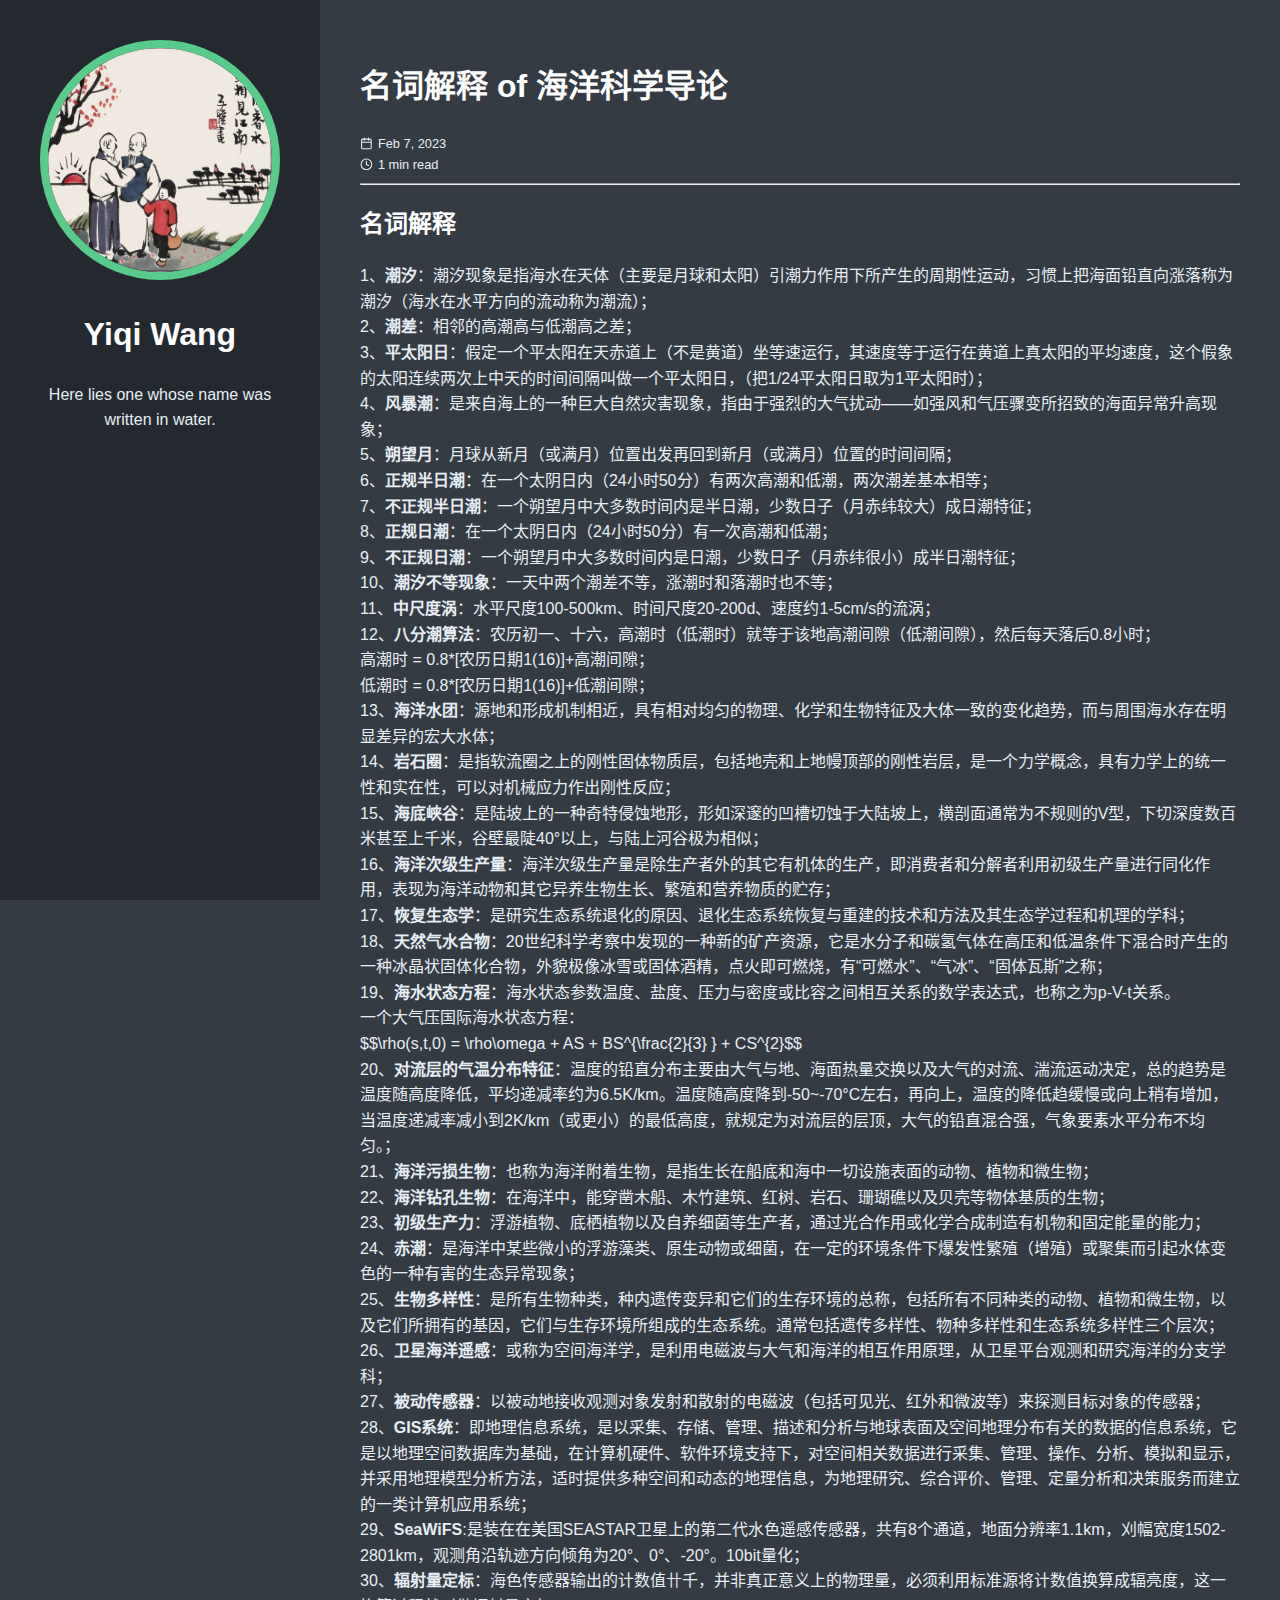
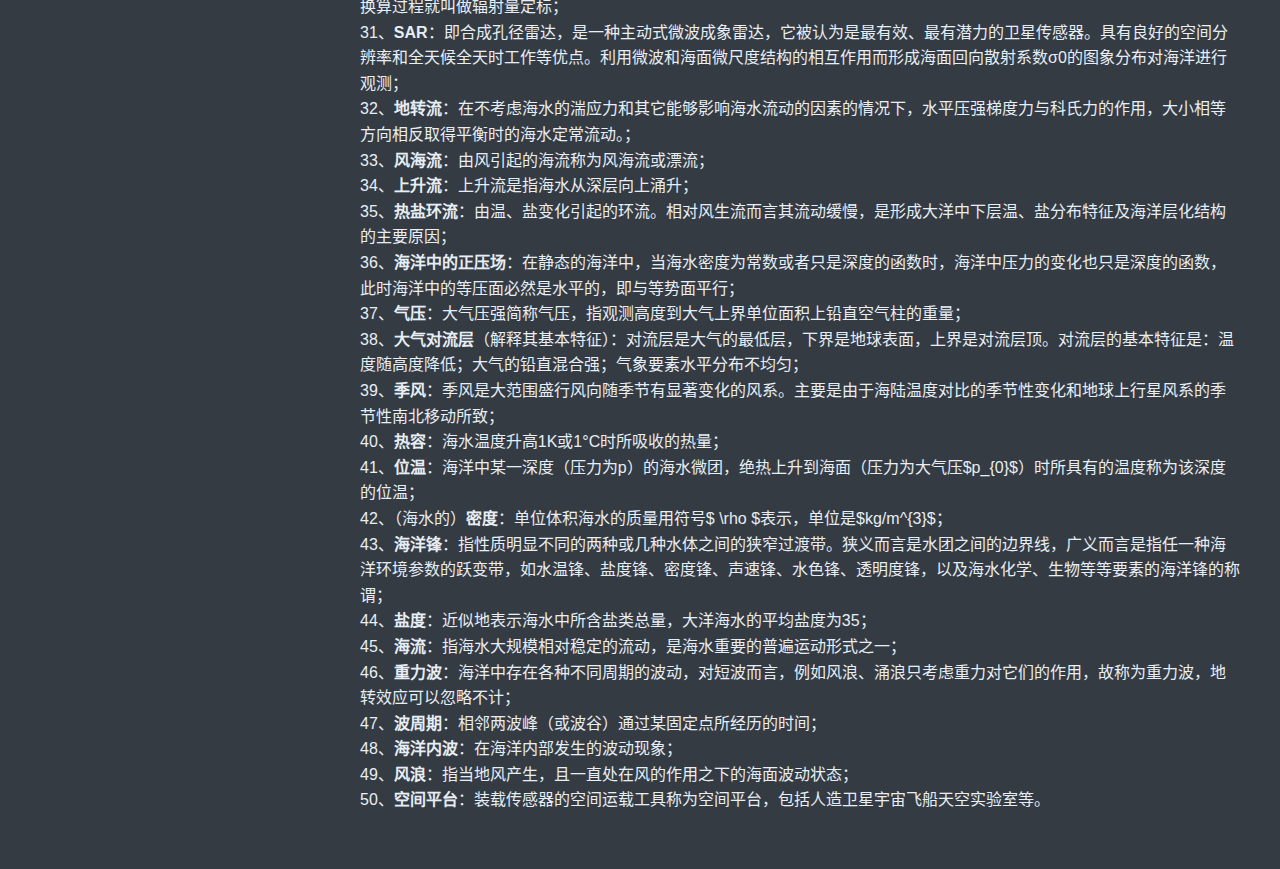
<file: post/名词解释/index.html>
<!doctype html>
<html lang="zh-cn">
  <head>
    <title>名词解释 of 海洋科学导论 // Yiqi Wang</title>
    <link rel="shortcut icon" href="/favicon.ico" />
    <meta charset="utf-8" />
    <meta name="generator" content="Hugo 0.110.0">
    <meta name="viewport" content="width=device-width, initial-scale=1" />
    <meta name="author" content="Yiqi Wang" />
    <meta name="description" content="" />
    <link rel="stylesheet" href="/css/main.min.9123a688b62c45d0693db336b333b2fc6ce4e0d56b04439416fb6051fbc38a93.css" />

    
    <meta name="twitter:card" content="summary"/>
<meta name="twitter:title" content="名词解释 of 海洋科学导论"/>
<meta name="twitter:description" content="名词解释 1、潮汐：潮汐现象是指海水在天体（主要是月球和太阳）引潮力作用下所产生的周期性运动，习惯上把海面铅直向涨落称为潮汐（海水在水平方向的流动称为潮流）；
2、潮差：相邻的高潮高与低潮高之差；
3、平太阳日：假定一个平太阳在天赤道上（不是黄道）坐等速运行，其速度等于运行在黄道上真太阳的平均速度，这个假象的太阳连续两次上中天的时间间隔叫做一个平太阳日，（把1/24平太阳日取为1平太阳时）；
4、风暴潮：是来自海上的一种巨大自然灾害现象，指由于强烈的大气扰动——如强风和气压骤变所招致的海面异常升高现象；
5、朔望月：月球从新月（或满月）位置出发再回到新月（或满月）位置的时间间隔；
6、正规半日潮：在一个太阴日内（24小时50分）有两次高潮和低潮，两次潮差基本相等；
7、不正规半日潮：一个朔望月中大多数时间内是半日潮，少数日子（月赤纬较大）成日潮特征；
8、正规日潮：在一个太阴日内（24小时50分）有一次高潮和低潮；
9、不正规日潮：一个朔望月中大多数时间内是日潮，少数日子（月赤纬很小）成半日潮特征；
10、潮汐不等现象：一天中两个潮差不等，涨潮时和落潮时也不等；
11、中尺度涡：水平尺度100-500km、时间尺度20-200d、速度约1-5cm/s的流涡；
12、八分潮算法：农历初一、十六，高潮时（低潮时）就等于该地高潮间隙（低潮间隙），然后每天落后0.8小时；
高潮时 = 0.8*[农历日期1(16)]&#43;高潮间隙；
低潮时 = 0.8*[农历日期1(16)]&#43;低潮间隙；
13、海洋水团：源地和形成机制相近，具有相对均匀的物理、化学和生物特征及大体一致的变化趋势，而与周围海水存在明显差异的宏大水体；
14、岩石圈：是指软流圈之上的刚性固体物质层，包括地壳和上地幔顶部的刚性岩层，是一个力学概念，具有力学上的统一性和实在性，可以对机械应力作出刚性反应；
15、海底峡谷：是陆坡上的一种奇特侵蚀地形，形如深邃的凹槽切蚀于大陆坡上，横剖面通常为不规则的V型，下切深度数百米甚至上千米，谷壁最陡40°以上，与陆上河谷极为相似；
16、海洋次级生产量：海洋次级生产量是除生产者外的其它有机体的生产，即消费者和分解者利用初级生产量进行同化作用，表现为海洋动物和其它异养生物生长、繁殖和营养物质的贮存；
17、恢复生态学：是研究生态系统退化的原因、退化生态系统恢复与重建的技术和方法及其生态学过程和机理的学科；
18、天然气水合物：20世纪科学考察中发现的一种新的矿产资源，它是水分子和碳氢气体在高压和低温条件下混合时产生的一种冰晶状固体化合物，外貌极像冰雪或固体酒精，点火即可燃烧，有“可燃水”、“气冰”、“固体瓦斯”之称；
19、海水状态方程：海水状态参数温度、盐度、压力与密度或比容之间相互关系的数学表达式，也称之为p-V-t关系。
一个大气压国际海水状态方程：
$$\rho(s,t,0) = \rho\omega &#43; AS &#43; BS^{\frac{2}{3} } &#43; CS^{2}$$
20、对流层的气温分布特征：温度的铅直分布主要由大气与地、海面热量交换以及大气的对流、湍流运动决定，总的趋势是温度随高度降低，平均递减率约为6.5K/km。温度随高度降到-50~-70°C左右，再向上，温度的降低趋缓慢或向上稍有增加，当温度递减率减小到2K/km（或更小）的最低高度，就规定为对流层的层顶，大气的铅直混合强，气象要素水平分布不均匀。；
21、海洋污损生物：也称为海洋附着生物，是指生长在船底和海中一切设施表面的动物、植物和微生物；
22、海洋钻孔生物：在海洋中，能穿凿木船、木竹建筑、红树、岩石、珊瑚礁以及贝壳等物体基质的生物；
23、初级生产力：浮游植物、底栖植物以及自养细菌等生产者，通过光合作用或化学合成制造有机物和固定能量的能力；
24、赤潮：是海洋中某些微小的浮游藻类、原生动物或细菌，在一定的环境条件下爆发性繁殖（增殖）或聚集而引起水体变色的一种有害的生态异常现象；
25、生物多样性：是所有生物种类，种内遗传变异和它们的生存环境的总称，包括所有不同种类的动物、植物和微生物，以及它们所拥有的基因，它们与生存环境所组成的生态系统。通常包括遗传多样性、物种多样性和生态系统多样性三个层次；
26、卫星海洋遥感：或称为空间海洋学，是利用电磁波与大气和海洋的相互作用原理，从卫星平台观测和研究海洋的分支学科；
27、被动传感器：以被动地接收观测对象发射和散射的电磁波（包括可见光、红外和微波等）来探测目标对象的传感器；
28、GIS系统：即地理信息系统，是以采集、存储、管理、描述和分析与地球表面及空间地理分布有关的数据的信息系统，它是以地理空间数据库为基础，在计算机硬件、软件环境支持下，对空间相关数据进行采集、管理、操作、分析、模拟和显示，并采用地理模型分析方法，适时提供多种空间和动态的地理信息，为地理研究、综合评价、管理、定量分析和决策服务而建立的一类计算机应用系统；
29、SeaWiFS:是装在在美国SEASTAR卫星上的第二代水色遥感传感器，共有8个通道，地面分辨率1.1km，刈幅宽度1502-2801km，观测角沿轨迹方向倾角为20°、0°、-20°。10bit量化；
30、辐射量定标：海色传感器输出的计数值卄千，并非真正意义上的物理量，必须利用标准源将计数值换算成辐亮度，这一换算过程就叫做辐射量定标；
31、SAR：即合成孔径雷达，是一种主动式微波成象雷达，它被认为是最有效、最有潜力的卫星传感器。具有良好的空间分辨率和全天候全天时工作等优点。利用微波和海面微尺度结构的相互作用而形成海面回向散射系数σ0的图象分布对海洋进行观测；
32、地转流：在不考虑海水的湍应力和其它能够影响海水流动的因素的情况下，水平压强梯度力与科氏力的作用，大小相等方向相反取得平衡时的海水定常流动。；
33、风海流：由风引起的海流称为风海流或漂流；
34、上升流：上升流是指海水从深层向上涌升；
35、热盐环流：由温、盐变化引起的环流。相对风生流而言其流动缓慢，是形成大洋中下层温、盐分布特征及海洋层化结构的主要原因；
36、海洋中的正压场：在静态的海洋中，当海水密度为常数或者只是深度的函数时，海洋中压力的变化也只是深度的函数，此时海洋中的等压面必然是水平的，即与等势面平行；
37、气压：大气压强简称气压，指观测高度到大气上界单位面积上铅直空气柱的重量；
38、大气对流层（解释其基本特征）：对流层是大气的最低层，下界是地球表面，上界是对流层顶。对流层的基本特征是：温度随高度降低；大气的铅直混合强；气象要素水平分布不均匀；
39、季风：季风是大范围盛行风向随季节有显著变化的风系。主要是由于海陆温度对比的季节性变化和地球上行星风系的季节性南北移动所致；
40、热容：海水温度升高1K或1°C时所吸收的热量；
41、位温：海洋中某一深度（压力为p）的海水微团，绝热上升到海面（压力为大气压$p_{0}$）时所具有的温度称为该深度的位温；
42、（海水的）密度：单位体积海水的质量用符号$ \rho $表示，单位是$kg/m^{3}$；
43、海洋锋：指性质明显不同的两种或几种水体之间的狭窄过渡带。狭义而言是水团之间的边界线，广义而言是指任一种海洋环境参数的跃变带，如水温锋、盐度锋、密度锋、声速锋、水色锋、透明度锋，以及海水化学、生物等等要素的海洋锋的称谓；
44、盐度：近似地表示海水中所含盐类总量，大洋海水的平均盐度为35；
45、海流：指海水大规模相对稳定的流动，是海水重要的普遍运动形式之一；
46、重力波：海洋中存在各种不同周期的波动，对短波而言，例如风浪、涌浪只考虑重力对它们的作用，故称为重力波，地转效应可以忽略不计；
47、波周期：相邻两波峰（或波谷）通过某固定点所经历的时间；
48、海洋内波：在海洋内部发生的波动现象；
49、风浪：指当地风产生，且一直处在风的作用之下的海面波动状态；"/>

    <meta property="og:title" content="名词解释 of 海洋科学导论" />
<meta property="og:description" content="名词解释 1、潮汐：潮汐现象是指海水在天体（主要是月球和太阳）引潮力作用下所产生的周期性运动，习惯上把海面铅直向涨落称为潮汐（海水在水平方向的流动称为潮流）；
2、潮差：相邻的高潮高与低潮高之差；
3、平太阳日：假定一个平太阳在天赤道上（不是黄道）坐等速运行，其速度等于运行在黄道上真太阳的平均速度，这个假象的太阳连续两次上中天的时间间隔叫做一个平太阳日，（把1/24平太阳日取为1平太阳时）；
4、风暴潮：是来自海上的一种巨大自然灾害现象，指由于强烈的大气扰动——如强风和气压骤变所招致的海面异常升高现象；
5、朔望月：月球从新月（或满月）位置出发再回到新月（或满月）位置的时间间隔；
6、正规半日潮：在一个太阴日内（24小时50分）有两次高潮和低潮，两次潮差基本相等；
7、不正规半日潮：一个朔望月中大多数时间内是半日潮，少数日子（月赤纬较大）成日潮特征；
8、正规日潮：在一个太阴日内（24小时50分）有一次高潮和低潮；
9、不正规日潮：一个朔望月中大多数时间内是日潮，少数日子（月赤纬很小）成半日潮特征；
10、潮汐不等现象：一天中两个潮差不等，涨潮时和落潮时也不等；
11、中尺度涡：水平尺度100-500km、时间尺度20-200d、速度约1-5cm/s的流涡；
12、八分潮算法：农历初一、十六，高潮时（低潮时）就等于该地高潮间隙（低潮间隙），然后每天落后0.8小时；
高潮时 = 0.8*[农历日期1(16)]&#43;高潮间隙；
低潮时 = 0.8*[农历日期1(16)]&#43;低潮间隙；
13、海洋水团：源地和形成机制相近，具有相对均匀的物理、化学和生物特征及大体一致的变化趋势，而与周围海水存在明显差异的宏大水体；
14、岩石圈：是指软流圈之上的刚性固体物质层，包括地壳和上地幔顶部的刚性岩层，是一个力学概念，具有力学上的统一性和实在性，可以对机械应力作出刚性反应；
15、海底峡谷：是陆坡上的一种奇特侵蚀地形，形如深邃的凹槽切蚀于大陆坡上，横剖面通常为不规则的V型，下切深度数百米甚至上千米，谷壁最陡40°以上，与陆上河谷极为相似；
16、海洋次级生产量：海洋次级生产量是除生产者外的其它有机体的生产，即消费者和分解者利用初级生产量进行同化作用，表现为海洋动物和其它异养生物生长、繁殖和营养物质的贮存；
17、恢复生态学：是研究生态系统退化的原因、退化生态系统恢复与重建的技术和方法及其生态学过程和机理的学科；
18、天然气水合物：20世纪科学考察中发现的一种新的矿产资源，它是水分子和碳氢气体在高压和低温条件下混合时产生的一种冰晶状固体化合物，外貌极像冰雪或固体酒精，点火即可燃烧，有“可燃水”、“气冰”、“固体瓦斯”之称；
19、海水状态方程：海水状态参数温度、盐度、压力与密度或比容之间相互关系的数学表达式，也称之为p-V-t关系。
一个大气压国际海水状态方程：
$$\rho(s,t,0) = \rho\omega &#43; AS &#43; BS^{\frac{2}{3} } &#43; CS^{2}$$
20、对流层的气温分布特征：温度的铅直分布主要由大气与地、海面热量交换以及大气的对流、湍流运动决定，总的趋势是温度随高度降低，平均递减率约为6.5K/km。温度随高度降到-50~-70°C左右，再向上，温度的降低趋缓慢或向上稍有增加，当温度递减率减小到2K/km（或更小）的最低高度，就规定为对流层的层顶，大气的铅直混合强，气象要素水平分布不均匀。；
21、海洋污损生物：也称为海洋附着生物，是指生长在船底和海中一切设施表面的动物、植物和微生物；
22、海洋钻孔生物：在海洋中，能穿凿木船、木竹建筑、红树、岩石、珊瑚礁以及贝壳等物体基质的生物；
23、初级生产力：浮游植物、底栖植物以及自养细菌等生产者，通过光合作用或化学合成制造有机物和固定能量的能力；
24、赤潮：是海洋中某些微小的浮游藻类、原生动物或细菌，在一定的环境条件下爆发性繁殖（增殖）或聚集而引起水体变色的一种有害的生态异常现象；
25、生物多样性：是所有生物种类，种内遗传变异和它们的生存环境的总称，包括所有不同种类的动物、植物和微生物，以及它们所拥有的基因，它们与生存环境所组成的生态系统。通常包括遗传多样性、物种多样性和生态系统多样性三个层次；
26、卫星海洋遥感：或称为空间海洋学，是利用电磁波与大气和海洋的相互作用原理，从卫星平台观测和研究海洋的分支学科；
27、被动传感器：以被动地接收观测对象发射和散射的电磁波（包括可见光、红外和微波等）来探测目标对象的传感器；
28、GIS系统：即地理信息系统，是以采集、存储、管理、描述和分析与地球表面及空间地理分布有关的数据的信息系统，它是以地理空间数据库为基础，在计算机硬件、软件环境支持下，对空间相关数据进行采集、管理、操作、分析、模拟和显示，并采用地理模型分析方法，适时提供多种空间和动态的地理信息，为地理研究、综合评价、管理、定量分析和决策服务而建立的一类计算机应用系统；
29、SeaWiFS:是装在在美国SEASTAR卫星上的第二代水色遥感传感器，共有8个通道，地面分辨率1.1km，刈幅宽度1502-2801km，观测角沿轨迹方向倾角为20°、0°、-20°。10bit量化；
30、辐射量定标：海色传感器输出的计数值卄千，并非真正意义上的物理量，必须利用标准源将计数值换算成辐亮度，这一换算过程就叫做辐射量定标；
31、SAR：即合成孔径雷达，是一种主动式微波成象雷达，它被认为是最有效、最有潜力的卫星传感器。具有良好的空间分辨率和全天候全天时工作等优点。利用微波和海面微尺度结构的相互作用而形成海面回向散射系数σ0的图象分布对海洋进行观测；
32、地转流：在不考虑海水的湍应力和其它能够影响海水流动的因素的情况下，水平压强梯度力与科氏力的作用，大小相等方向相反取得平衡时的海水定常流动。；
33、风海流：由风引起的海流称为风海流或漂流；
34、上升流：上升流是指海水从深层向上涌升；
35、热盐环流：由温、盐变化引起的环流。相对风生流而言其流动缓慢，是形成大洋中下层温、盐分布特征及海洋层化结构的主要原因；
36、海洋中的正压场：在静态的海洋中，当海水密度为常数或者只是深度的函数时，海洋中压力的变化也只是深度的函数，此时海洋中的等压面必然是水平的，即与等势面平行；
37、气压：大气压强简称气压，指观测高度到大气上界单位面积上铅直空气柱的重量；
38、大气对流层（解释其基本特征）：对流层是大气的最低层，下界是地球表面，上界是对流层顶。对流层的基本特征是：温度随高度降低；大气的铅直混合强；气象要素水平分布不均匀；
39、季风：季风是大范围盛行风向随季节有显著变化的风系。主要是由于海陆温度对比的季节性变化和地球上行星风系的季节性南北移动所致；
40、热容：海水温度升高1K或1°C时所吸收的热量；
41、位温：海洋中某一深度（压力为p）的海水微团，绝热上升到海面（压力为大气压$p_{0}$）时所具有的温度称为该深度的位温；
42、（海水的）密度：单位体积海水的质量用符号$ \rho $表示，单位是$kg/m^{3}$；
43、海洋锋：指性质明显不同的两种或几种水体之间的狭窄过渡带。狭义而言是水团之间的边界线，广义而言是指任一种海洋环境参数的跃变带，如水温锋、盐度锋、密度锋、声速锋、水色锋、透明度锋，以及海水化学、生物等等要素的海洋锋的称谓；
44、盐度：近似地表示海水中所含盐类总量，大洋海水的平均盐度为35；
45、海流：指海水大规模相对稳定的流动，是海水重要的普遍运动形式之一；
46、重力波：海洋中存在各种不同周期的波动，对短波而言，例如风浪、涌浪只考虑重力对它们的作用，故称为重力波，地转效应可以忽略不计；
47、波周期：相邻两波峰（或波谷）通过某固定点所经历的时间；
48、海洋内波：在海洋内部发生的波动现象；
49、风浪：指当地风产生，且一直处在风的作用之下的海面波动状态；" />
<meta property="og:type" content="article" />
<meta property="og:url" content="https://wangyiqihandsome.github.io/post/%E5%90%8D%E8%AF%8D%E8%A7%A3%E9%87%8A/" /><meta property="article:section" content="post" />
<meta property="article:published_time" content="2023-02-07T10:22:59+08:00" />
<meta property="article:modified_time" content="2023-02-07T10:22:59+08:00" />


  </head>
  <body>
    <header class="app-header">
      <a href="https://wangyiqihandsome.github.io"><img class="app-header-avatar" src="/img/20170325094902_8396.jpg" alt="Yiqi Wang" /></a>
      <span class="app-header-title">Yiqi Wang</span>
      <p>Here lies one whose name was written in water.</p>
    </header>
    <main class="app-container">
      
  <article class="post">
    <header class="post-header">
      <h1 class ="post-title">名词解释 of 海洋科学导论</h1>
      <div class="post-meta">
        <div>
          <svg viewBox="0 0 24 24" fill="none" stroke="currentColor" stroke-width="2" stroke-linecap="round" stroke-linejoin="round" class="icon icon-calendar">
  <title>calendar</title>
  <rect x="3" y="4" width="18" height="18" rx="2" ry="2"></rect><line x1="16" y1="2" x2="16" y2="6"></line><line x1="8" y1="2" x2="8" y2="6"></line><line x1="3" y1="10" x2="21" y2="10"></line>
</svg>
          Feb 7, 2023
        </div>
        <div>
          <svg viewBox="0 0 24 24" fill="none" stroke="currentColor" stroke-width="2" stroke-linecap="round" stroke-linejoin="round" class="icon icon-clock">
  <title>clock</title>
  <circle cx="12" cy="12" r="10"></circle><polyline points="12 6 12 12 16 14"></polyline>
</svg>
          1 min read
        </div>
      </div>
    </header>
    <div class="post-content">
      <hr>
<h2 id="名词解释">名词解释</h2>
<p>1、<strong>潮汐</strong>：潮汐现象是指海水在天体（主要是月球和太阳）引潮力作用下所产生的周期性运动，习惯上把海面铅直向涨落称为潮汐（海水在水平方向的流动称为潮流）；<br>
2、<strong>潮差</strong>：相邻的高潮高与低潮高之差；<br>
3、<strong>平太阳日</strong>：假定一个平太阳在天赤道上（不是黄道）坐等速运行，其速度等于运行在黄道上真太阳的平均速度，这个假象的太阳连续两次上中天的时间间隔叫做一个平太阳日，（把1/24平太阳日取为1平太阳时）；<br>
4、<strong>风暴潮</strong>：是来自海上的一种巨大自然灾害现象，指由于强烈的大气扰动——如强风和气压骤变所招致的海面异常升高现象；<br>
5、<strong>朔望月</strong>：月球从新月（或满月）位置出发再回到新月（或满月）位置的时间间隔；<br>
6、<strong>正规半日潮</strong>：在一个太阴日内（24小时50分）有两次高潮和低潮，两次潮差基本相等；<br>
7、<strong>不正规半日潮</strong>：一个朔望月中大多数时间内是半日潮，少数日子（月赤纬较大）成日潮特征；<br>
8、<strong>正规日潮</strong>：在一个太阴日内（24小时50分）有一次高潮和低潮；<br>
9、<strong>不正规日潮</strong>：一个朔望月中大多数时间内是日潮，少数日子（月赤纬很小）成半日潮特征；<br>
10、<strong>潮汐不等现象</strong>：一天中两个潮差不等，涨潮时和落潮时也不等；<br>
11、<strong>中尺度涡</strong>：水平尺度100-500km、时间尺度20-200d、速度约1-5cm/s的流涡；<br>
12、<strong>八分潮算法</strong>：农历初一、十六，高潮时（低潮时）就等于该地高潮间隙（低潮间隙），然后每天落后0.8小时；<br>
高潮时 = 0.8*[农历日期1(16)]+高潮间隙；<br>
低潮时 = 0.8*[农历日期1(16)]+低潮间隙；<br>
13、<strong>海洋水团</strong>：源地和形成机制相近，具有相对均匀的物理、化学和生物特征及大体一致的变化趋势，而与周围海水存在明显差异的宏大水体；<br>
14、<strong>岩石圈</strong>：是指软流圈之上的刚性固体物质层，包括地壳和上地幔顶部的刚性岩层，是一个力学概念，具有力学上的统一性和实在性，可以对机械应力作出刚性反应；<br>
15、<strong>海底峡谷</strong>：是陆坡上的一种奇特侵蚀地形，形如深邃的凹槽切蚀于大陆坡上，横剖面通常为不规则的V型，下切深度数百米甚至上千米，谷壁最陡40°以上，与陆上河谷极为相似；<br>
16、<strong>海洋次级生产量</strong>：海洋次级生产量是除生产者外的其它有机体的生产，即消费者和分解者利用初级生产量进行同化作用，表现为海洋动物和其它异养生物生长、繁殖和营养物质的贮存；<br>
17、<strong>恢复生态学</strong>：是研究生态系统退化的原因、退化生态系统恢复与重建的技术和方法及其生态学过程和机理的学科；<br>
18、<strong>天然气水合物</strong>：20世纪科学考察中发现的一种新的矿产资源，它是水分子和碳氢气体在高压和低温条件下混合时产生的一种冰晶状固体化合物，外貌极像冰雪或固体酒精，点火即可燃烧，有“可燃水”、“气冰”、“固体瓦斯”之称；<br>
19、<strong>海水状态方程</strong>：海水状态参数温度、盐度、压力与密度或比容之间相互关系的数学表达式，也称之为p-V-t关系。<br>
一个大气压国际海水状态方程：<br>
$$\rho(s,t,0) = \rho\omega + AS + BS^{\frac{2}{3} } + CS^{2}$$<br>
20、<strong>对流层的气温分布特征</strong>：温度的铅直分布主要由大气与地、海面热量交换以及大气的对流、湍流运动决定，总的趋势是温度随高度降低，平均递减率约为6.5K/km。温度随高度降到-50~-70°C左右，再向上，温度的降低趋缓慢或向上稍有增加，当温度递减率减小到2K/km（或更小）的最低高度，就规定为对流层的层顶，大气的铅直混合强，气象要素水平分布不均匀。；<br>
21、<strong>海洋污损生物</strong>：也称为海洋附着生物，是指生长在船底和海中一切设施表面的动物、植物和微生物；<br>
22、<strong>海洋钻孔生物</strong>：在海洋中，能穿凿木船、木竹建筑、红树、岩石、珊瑚礁以及贝壳等物体基质的生物；<br>
23、<strong>初级生产力</strong>：浮游植物、底栖植物以及自养细菌等生产者，通过光合作用或化学合成制造有机物和固定能量的能力；<br>
24、<strong>赤潮</strong>：是海洋中某些微小的浮游藻类、原生动物或细菌，在一定的环境条件下爆发性繁殖（增殖）或聚集而引起水体变色的一种有害的生态异常现象；<br>
25、<strong>生物多样性</strong>：是所有生物种类，种内遗传变异和它们的生存环境的总称，包括所有不同种类的动物、植物和微生物，以及它们所拥有的基因，它们与生存环境所组成的生态系统。通常包括遗传多样性、物种多样性和生态系统多样性三个层次；<br>
26、<strong>卫星海洋遥感</strong>：或称为空间海洋学，是利用电磁波与大气和海洋的相互作用原理，从卫星平台观测和研究海洋的分支学科；<br>
27、<strong>被动传感器</strong>：以被动地接收观测对象发射和散射的电磁波（包括可见光、红外和微波等）来探测目标对象的传感器；<br>
28、<strong>GIS系统</strong>：即地理信息系统，是以采集、存储、管理、描述和分析与地球表面及空间地理分布有关的数据的信息系统，它是以地理空间数据库为基础，在计算机硬件、软件环境支持下，对空间相关数据进行采集、管理、操作、分析、模拟和显示，并采用地理模型分析方法，适时提供多种空间和动态的地理信息，为地理研究、综合评价、管理、定量分析和决策服务而建立的一类计算机应用系统；<br>
29、<strong>SeaWiFS</strong>:是装在在美国SEASTAR卫星上的第二代水色遥感传感器，共有8个通道，地面分辨率1.1km，刈幅宽度1502-2801km，观测角沿轨迹方向倾角为20°、0°、-20°。10bit量化；<br>
30、<strong>辐射量定标</strong>：海色传感器输出的计数值卄千，并非真正意义上的物理量，必须利用标准源将计数值换算成辐亮度，这一换算过程就叫做辐射量定标；<br>
31、<strong>SAR</strong>：即合成孔径雷达，是一种主动式微波成象雷达，它被认为是最有效、最有潜力的卫星传感器。具有良好的空间分辨率和全天候全天时工作等优点。利用微波和海面微尺度结构的相互作用而形成海面回向散射系数σ0的图象分布对海洋进行观测；<br>
32、<strong>地转流</strong>：在不考虑海水的湍应力和其它能够影响海水流动的因素的情况下，水平压强梯度力与科氏力的作用，大小相等方向相反取得平衡时的海水定常流动。；<br>
33、<strong>风海流</strong>：由风引起的海流称为风海流或漂流；<br>
34、<strong>上升流</strong>：上升流是指海水从深层向上涌升；<br>
35、<strong>热盐环流</strong>：由温、盐变化引起的环流。相对风生流而言其流动缓慢，是形成大洋中下层温、盐分布特征及海洋层化结构的主要原因；<br>
36、<strong>海洋中的正压场</strong>：在静态的海洋中，当海水密度为常数或者只是深度的函数时，海洋中压力的变化也只是深度的函数，此时海洋中的等压面必然是水平的，即与等势面平行；<br>
37、<strong>气压</strong>：大气压强简称气压，指观测高度到大气上界单位面积上铅直空气柱的重量；<br>
38、<strong>大气对流层</strong>（解释其基本特征）：对流层是大气的最低层，下界是地球表面，上界是对流层顶。对流层的基本特征是：温度随高度降低；大气的铅直混合强；气象要素水平分布不均匀；<br>
39、<strong>季风</strong>：季风是大范围盛行风向随季节有显著变化的风系。主要是由于海陆温度对比的季节性变化和地球上行星风系的季节性南北移动所致；<br>
40、<strong>热容</strong>：海水温度升高1K或1°C时所吸收的热量；<br>
41、<strong>位温</strong>：海洋中某一深度（压力为p）的海水微团，绝热上升到海面（压力为大气压$p_{0}$）时所具有的温度称为该深度的位温；<br>
42、（海水的）<strong>密度</strong>：单位体积海水的质量用符号$ \rho $表示，单位是$kg/m^{3}$；<br>
43、<strong>海洋锋</strong>：指性质明显不同的两种或几种水体之间的狭窄过渡带。狭义而言是水团之间的边界线，广义而言是指任一种海洋环境参数的跃变带，如水温锋、盐度锋、密度锋、声速锋、水色锋、透明度锋，以及海水化学、生物等等要素的海洋锋的称谓；<br>
44、<strong>盐度</strong>：近似地表示海水中所含盐类总量，大洋海水的平均盐度为35；<br>
45、<strong>海流</strong>：指海水大规模相对稳定的流动，是海水重要的普遍运动形式之一；<br>
46、<strong>重力波</strong>：海洋中存在各种不同周期的波动，对短波而言，例如风浪、涌浪只考虑重力对它们的作用，故称为重力波，地转效应可以忽略不计；<br>
47、<strong>波周期</strong>：相邻两波峰（或波谷）通过某固定点所经历的时间；<br>
48、<strong>海洋内波</strong>：在海洋内部发生的波动现象；<br>
49、<strong>风浪</strong>：指当地风产生，且一直处在风的作用之下的海面波动状态；<br>
50、<strong>空间平台</strong>：装载传感器的空间运载工具称为空间平台，包括人造卫星宇宙飞船天空实验室等。</p>

    </div>
    <div class="post-footer">
      
    </div>
  </article>

    </main>
  </body>
</html>
</file>
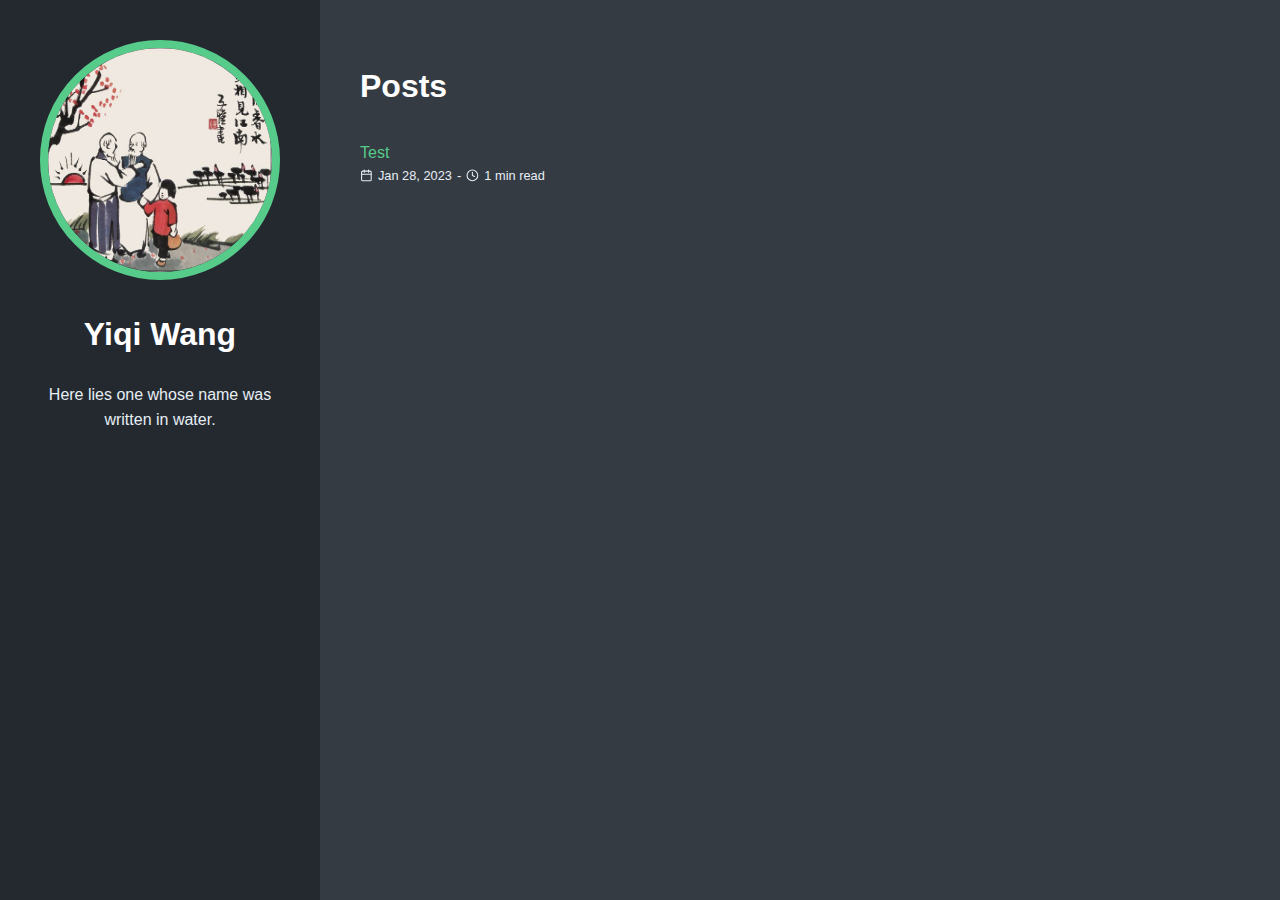
<file: post/page/1/index.html>
<!DOCTYPE html>
<html lang="zh-cn">
  <head>
    <title>https://wangyiqihandsome.github.io/post/</title>
    <link rel="canonical" href="https://wangyiqihandsome.github.io/post/">
    <meta name="robots" content="noindex">
    <meta charset="utf-8">
    <meta http-equiv="refresh" content="0; url=https://wangyiqihandsome.github.io/post/">
  </head>
</html>
</file>
<file: css/main.min.9123a688b62c45d0693db336b333b2fc6ce4e0d56b04439416fb6051fbc38a93.css>
*{box-sizing:border-box}html{line-height:1.6}body{margin:0;font-family:sans-serif;background:#353b43;color:#e7eef5}h1,h2,h3,h4,h5,h6{color:#fff}a{color:#57cc8a;transition:color .35s;text-decoration:none}a:hover{color:#fff}code{font-family:monospace,monospace;font-size:1em;color:#e7eef5;text-size-adjust:100%;-ms-text-size-adjust:100%;-moz-text-size-adjust:100%;-webkit-text-size-adjust:100%}pre{font-size:1rem;line-height:1.2em;margin:0;overflow:auto}pre code{font-size:.8em}::selection{background:rgba(231,238,245,.25)}::-moz-selection{background:rgba(231,238,245,.25)}.app-header{padding:2.5em;background:#242930;text-align:center}.app-header-avatar{width:15rem;height:15rem;border-radius:100%;border:.5rem solid #57cc8a}.app-container{padding:2.5rem}.app-header-social{display:flex;align-items:center;justify-content:center;font-size:2em;color:#fff}.app-header-social a:not(:last-child){margin-right:.4em}.app-header-title{color:#fff;display:block;font-size:2em;margin:.67em 0;font-weight:700}@media(min-width:940px){.app-header{position:fixed;top:0;left:0;width:20rem;min-height:100vh}.app-container{max-width:65rem;margin-left:20rem}}.error-404{text-align:center}.error-404-title{text-transform:uppercase}.icon{display:inline-block;width:1em;height:1em;margin-top:-.125em}.pagination{display:block;list-style:none;padding:0;font-size:.8em;text-align:center;margin:3em 0}.page-item{display:inline-block}.page-item .page-link{display:flex;align-items:center;justify-content:center;width:1.8rem;height:1.8rem}.page-item.active .page-link{color:#fff;border-radius:2em;background:#57cc8a}.post-title{color:#fff}.post-meta>div{display:flex;align-items:center;font-size:.8em}.post-meta>div>.icon{margin-right:.4em}.post-content>pre,.post-content .highlight{margin:1em 0}.post-content>pre,.post-content .highlight>pre,.post-content .highlight>div{border-left:.4em solid rgba(87,204,138,.8);padding:1em}.post-content blockquote{border-left:.4em solid rgba(87,204,138,.8);margin:1em 0;padding:.5em 1em;background:#242930}.post-content blockquote p{margin:.5em 0}.post-content img{max-width:100%}.posts-list{padding:0}.posts-list-item{list-style:none;padding:.4em 0}.posts-list-item:not(:last-child){border-bottom:1px dashed rgba(255,255,255,.3)}.posts-list-item-description{display:flex;align-items:center;font-size:.8em}.posts-list-item-description>.icon{margin-right:.4em}.posts-list-item-separator{margin:0 .4em}.tag{display:inline-block;margin-right:.2em;padding:0 .6em;font-size:.9em;border-radius:.2em;white-space:nowrap;background:rgba(255,255,255,.1);transition:color .35s,background .35s}.tag:hover{transition:color .25s,background .05s;background:rgba(255,255,255,.3)}.tags-list{padding:0}.tags-list-item{display:flex;align-items:center;list-style:none;padding:.4em 0}.tags-list-item>.icon{margin-right:.4em}.tags-list-item:not(:last-child){border-bottom:1px dashed rgba(255,255,255,.3)}@media(min-width:450px){.tags-list{display:flex;flex-wrap:wrap}.tags-list-item{width:calc(50% - 1em)}.tags-list-item:nth-child(even){margin-left:1em}.tags-list-item:nth-last-child(2){border:none}}
</file>
